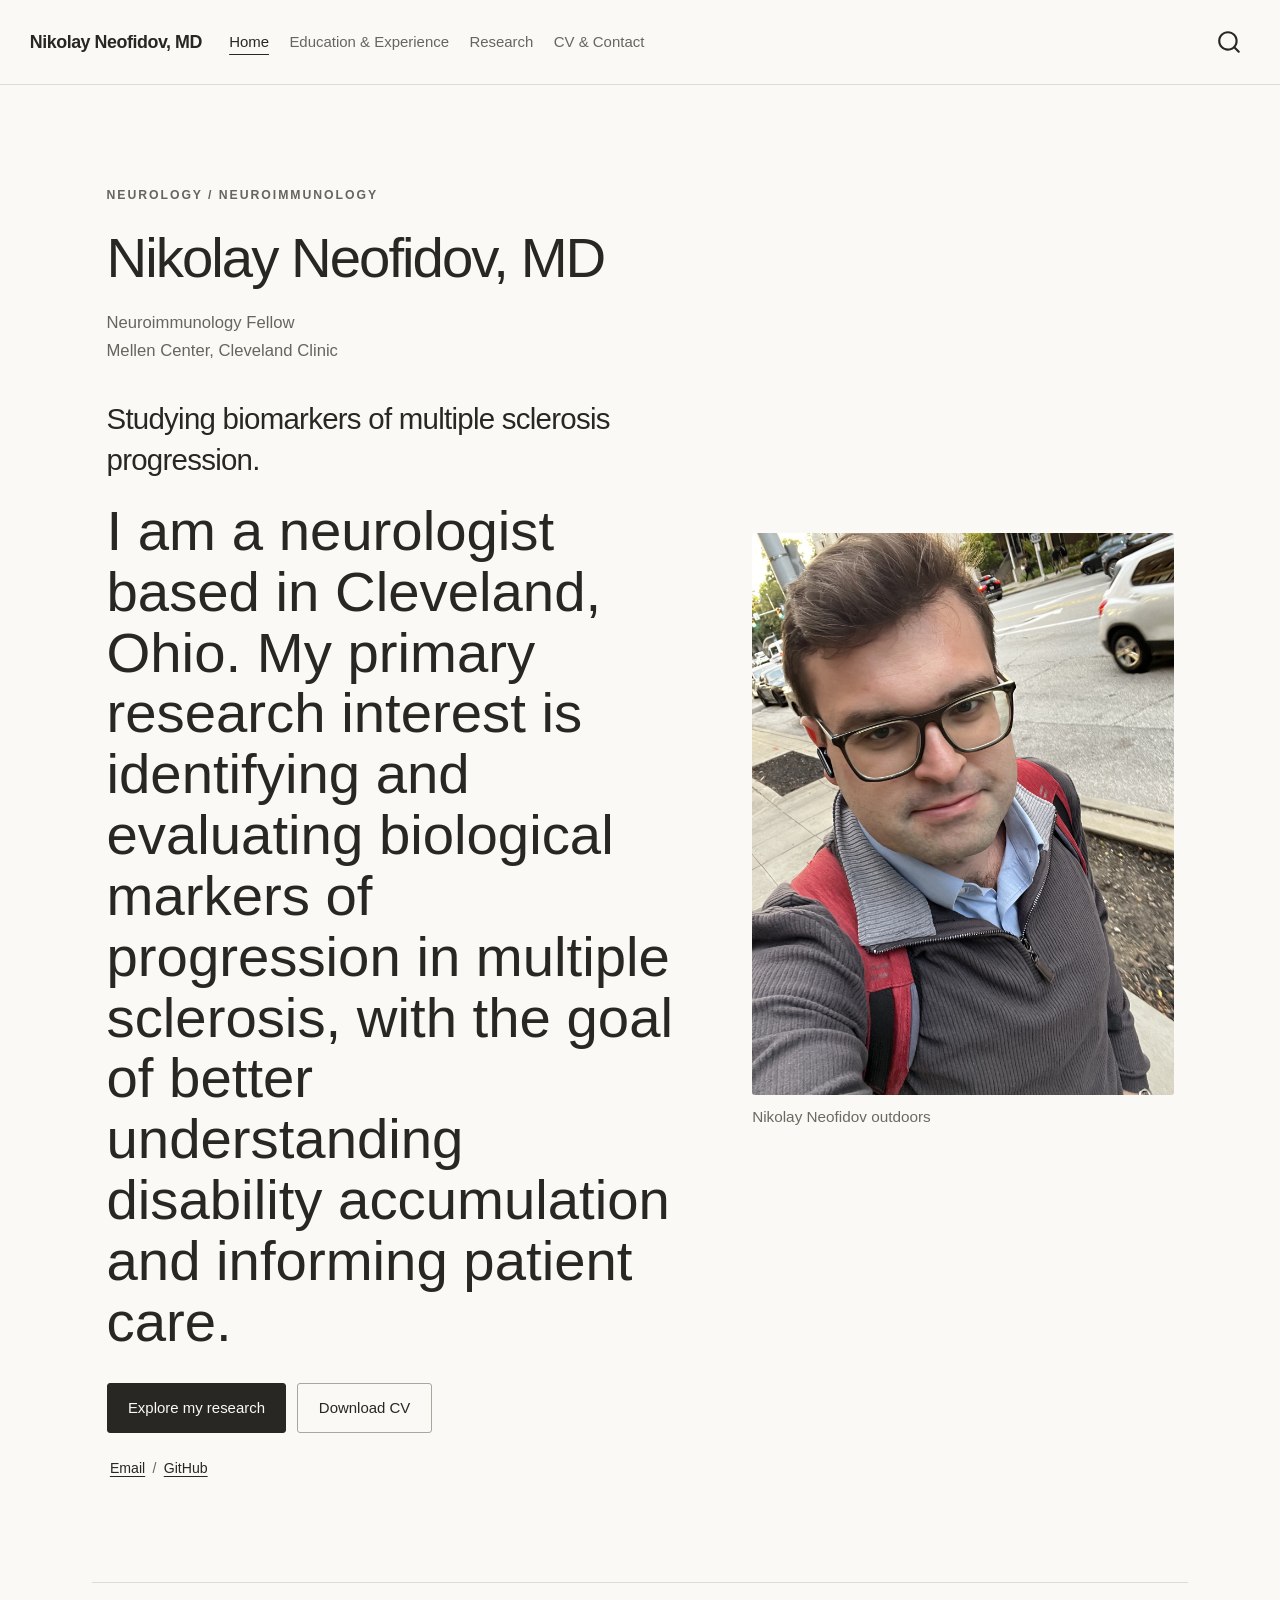
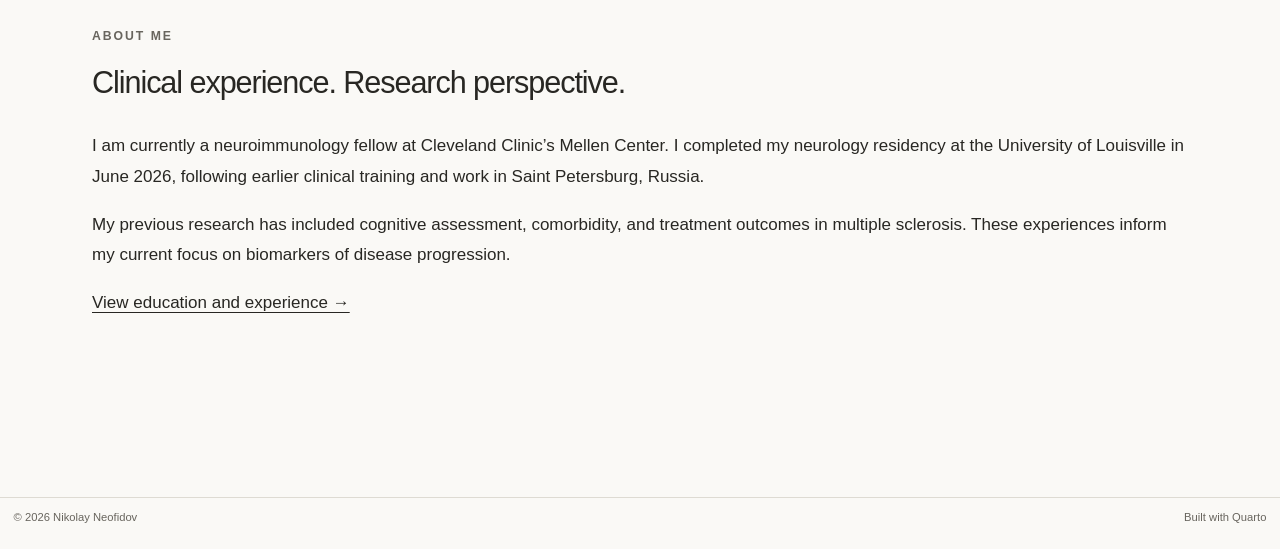
<file: docs/index.html>
<!DOCTYPE html>
<html xmlns="http://www.w3.org/1999/xhtml" lang="en" xml:lang="en"><head>

<meta charset="utf-8">
<meta name="generator" content="quarto-1.10.18">

<meta name="viewport" content="width=device-width, initial-scale=1.0, user-scalable=yes">


<title>Nikolay Neofidov, MD | Neuroimmunology – Nikolay Neofidov, MD</title>
<style>
/* Default styles provided by pandoc.
** See https://pandoc.org/MANUAL.html#variables-for-html for config info.
*/
span.smallcaps{font-variant: small-caps;}
div.columns{display: flex; gap: 1.5em;}
div.column{flex: auto;}
@media screen {
div.columns{gap: min(4vw, 1.5em);}
div.column{overflow-x: auto;}
}
div.hanging-indent{margin-left: 1.5em; text-indent: -1.5em;}
ul.task-list{list-style: none;}
ul.task-list li input[type="checkbox"] {
  width: 0.8em;
  margin: 0 0.8em 0.2em -1em; /* quarto-specific, see https://github.com/quarto-dev/quarto-cli/issues/4556 */ 
  vertical-align: middle;
}
</style>


<script src="site_libs/quarto-nav/quarto-nav.js"></script>
<script src="site_libs/quarto-nav/headroom.min.js"></script>
<script src="site_libs/clipboard/clipboard.min.js"></script>
<script src="site_libs/quarto-search/autocomplete.umd.js"></script>
<script src="site_libs/quarto-search/fuse.min.js"></script>
<script src="site_libs/quarto-search/quarto-search.js"></script>
<meta name="quarto:offset" content="./">
<script src="site_libs/quarto-html/quarto.js" type="module"></script>
<script src="site_libs/quarto-html/tabsets/tabsets.js" type="module"></script>
<script src="site_libs/quarto-html/popper.min.js"></script>
<script src="site_libs/quarto-html/tippy.umd.min.js"></script>
<script src="site_libs/quarto-html/anchor.min.js"></script>
<link href="site_libs/quarto-html/tippy.css" rel="stylesheet">
<link href="site_libs/quarto-html/quarto-syntax-highlighting-64a204ab8560d761af7679ceaba22944.css" rel="stylesheet" id="quarto-text-highlighting-styles">
<script src="site_libs/bootstrap/bootstrap.min.js"></script>
<link href="site_libs/bootstrap/bootstrap-icons.css" rel="stylesheet">
<link href="site_libs/bootstrap/bootstrap-33f9e87f5188092cac67da0ddc674476.min.css" rel="stylesheet" append-hash="true" id="quarto-bootstrap" data-mode="light">
<script id="quarto-search-options" type="application/json">{
  "location": "navbar",
  "copy-button": false,
  "collapse-after": 3,
  "panel-placement": "end",
  "type": "overlay",
  "limit": 50,
  "keyboard-shortcut": [
    "f",
    "/",
    "s"
  ],
  "show-item-context": false,
  "language": {
    "search-no-results-text": "No results",
    "search-matching-documents-text": "matching documents",
    "search-copy-link-title": "Copy link to search",
    "search-hide-matches-text": "Hide additional matches",
    "search-more-match-text": "more match in this document",
    "search-more-matches-text": "more matches in this document",
    "search-clear-button-title": "Clear",
    "search-text-placeholder": "",
    "search-detached-cancel-button-title": "Cancel",
    "search-submit-button-title": "Submit",
    "search-label": "Search"
  }
}</script>
<style>html{ scroll-behavior: smooth; }</style>


<link rel="stylesheet" href="styles.css">
</head>

<body class="nav-fixed quarto-light">

<div id="quarto-search-results"></div>
  <header id="quarto-header" class="headroom fixed-top">
    <nav class="navbar navbar-expand-lg " data-bs-theme="dark">
      <div class="navbar-container container-fluid">
      <div class="navbar-brand-container mx-auto">
    <a class="navbar-brand" href="./index.html">
    <span class="navbar-title">Nikolay Neofidov, MD</span>
    </a>
  </div>
            <div id="quarto-search" class="" title="Search"></div>
          <button class="navbar-toggler" type="button" data-bs-toggle="collapse" data-bs-target="#navbarCollapse" aria-controls="navbarCollapse" role="menu" aria-expanded="false" aria-label="Toggle navigation" onclick="if (window.quartoToggleHeadroom) { window.quartoToggleHeadroom(); }">
  <span class="navbar-toggler-icon"></span>
</button>
          <div class="collapse navbar-collapse" id="navbarCollapse">
            <ul class="navbar-nav navbar-nav-scroll me-auto">
  <li class="nav-item">
    <a class="nav-link active" href="./index.html" aria-current="page"> 
<span class="menu-text">Home</span></a>
  </li>  
  <li class="nav-item">
    <a class="nav-link" href="./experience.html"> 
<span class="menu-text">Education &amp; Experience</span></a>
  </li>  
  <li class="nav-item">
    <a class="nav-link" href="./research.html"> 
<span class="menu-text">Research</span></a>
  </li>  
  <li class="nav-item">
    <a class="nav-link" href="./contact.html"> 
<span class="menu-text">CV &amp; Contact</span></a>
  </li>  
</ul>
          </div> <!-- /navcollapse -->
            <div class="quarto-navbar-tools">
</div>
      </div> <!-- /container-fluid -->
    </nav>
</header>
<!-- content -->
<div id="quarto-content" class="quarto-container page-columns page-rows-contents page-layout-full page-navbar">
<!-- sidebar -->
<!-- margin-sidebar -->
    
<!-- main -->
<main class="content column-page" id="quarto-document-content">

<header id="title-block-header" class="quarto-title-block default">
<div class="quarto-title">
<h1 class="title">Nikolay Neofidov, MD</h1>
</div>



<div class="quarto-title-meta column-page">

    
  
    
  </div>
  


</header>


<div class="home-hero">
<div class="hero-copy">
<div class="eyebrow">
<p>NEUROLOGY / NEUROIMMUNOLOGY</p>
</div>
<section id="nikolay-neofidov-md" class="level1 hero-name">
<h1 class="hero-name">Nikolay Neofidov, MD</h1>
<div class="hero-role">
<p>Neuroimmunology Fellow<br>
Mellen Center, Cleveland Clinic</p>
</div>
<div class="hero-statement">
<p>Studying biomarkers of multiple sclerosis progression.</p>
</div>
<p>I am a neurologist based in Cleveland, Ohio. My primary research interest is identifying and evaluating biological markers of progression in multiple sclerosis, with the goal of better understanding disability accumulation and informing patient care.</p>
<div class="hero-actions">
<p><a href="./research.html" class="btn btn-primary">Explore my research</a> <a href="assets/Nikolay-Neofidov-CV.pdf" class="btn btn-outline-primary">Download CV</a></p>
</div>
<div class="small-links">
<p><a href="mailto:neofidov@gmail.com">Email</a> / <a href="https://github.com/Wuweiniko">GitHub</a></p>
</div>
</section>
</div>
<div class="hero-photo">
<div class="quarto-figure quarto-figure-center">
<figure class="figure">
<p><img src="assets/portrait.jpg" class="portrait img-fluid figure-img"></p>
<figcaption>Nikolay Neofidov outdoors</figcaption>
</figure>
</div>
</div>
</div>
<div class="home-bottom">
<div class="eyebrow">
<p>ABOUT ME</p>
</div>
<section id="clinical-experience.-research-perspective." class="level2">
<h2 class="anchored" data-anchor-id="clinical-experience.-research-perspective.">Clinical experience. Research perspective.</h2>
<p>I am currently a neuroimmunology fellow at Cleveland Clinic’s Mellen Center. I completed my neurology residency at the University of Louisville in June 2026, following earlier clinical training and work in Saint Petersburg, Russia.</p>
<p>My previous research has included cognitive assessment, comorbidity, and treatment outcomes in multiple sclerosis. These experiences inform my current focus on biomarkers of disease progression.</p>
<p><a href="./experience.html">View education and experience →</a></p>
</section>
</div>



</main> <!-- /main -->
<script id="quarto-html-after-body" type="application/javascript">
  window.document.addEventListener("DOMContentLoaded", function (event) {
    const icon = "";
    const anchorJS = new window.AnchorJS();
    anchorJS.options = {
      placement: 'right',
      icon: icon
    };
    anchorJS.add('.anchored');
    const isCodeAnnotation = (el) => {
      for (const clz of el.classList) {
        if (clz.startsWith('code-annotation-')) {                     
          return true;
        }
      }
      return false;
    }
    const onCopySuccess = function(e) {
      // button target
      const button = e.trigger;
      // don't keep focus
      button.blur();
      // flash "checked"
      button.classList.add('code-copy-button-checked');
      var currentTitle = button.getAttribute("title");
      button.setAttribute("title", "Copied!");
      let tooltip;
      if (window.bootstrap) {
        button.setAttribute("data-bs-toggle", "tooltip");
        button.setAttribute("data-bs-placement", "left");
        button.setAttribute("data-bs-title", "Copied!");
        tooltip = new bootstrap.Tooltip(button, 
          { trigger: "manual", 
            customClass: "code-copy-button-tooltip",
            offset: [0, -8]});
        tooltip.show();    
      }
      setTimeout(function() {
        if (tooltip) {
          tooltip.hide();
          button.removeAttribute("data-bs-title");
          button.removeAttribute("data-bs-toggle");
          button.removeAttribute("data-bs-placement");
        }
        button.setAttribute("title", currentTitle);
        button.classList.remove('code-copy-button-checked');
      }, 1000);
      // clear code selection
      e.clearSelection();
    }
    const getTextToCopy = function(trigger) {
      const outerScaffold = trigger.parentElement.cloneNode(true);
      const codeEl = outerScaffold.querySelector('code');
      for (const childEl of codeEl.children) {
        if (isCodeAnnotation(childEl)) {
          childEl.remove();
        }
      }
      return codeEl.innerText;
    }
    const clipboard = new window.ClipboardJS('.code-copy-button:not([data-in-quarto-modal])', {
      text: getTextToCopy
    });
    clipboard.on('success', onCopySuccess);
    if (window.document.getElementById('quarto-embedded-source-code-modal')) {
      const clipboardModal = new window.ClipboardJS('.code-copy-button[data-in-quarto-modal]', {
        text: getTextToCopy,
        container: window.document.getElementById('quarto-embedded-source-code-modal')
      });
      clipboardModal.on('success', onCopySuccess);
    }
      var localhostRegex = new RegExp(/^(?:http|https):\/\/localhost\:?[0-9]*\//);
      var mailtoRegex = new RegExp(/^mailto:/);
        var filterRegex = new RegExp("https:\/\/wuweiniko\.github\.io");
      var isInternal = (href) => {
          return filterRegex.test(href) || localhostRegex.test(href) || mailtoRegex.test(href);
      }
      // Inspect non-navigation links and adorn them if external
     var links = window.document.querySelectorAll('a[href]:not(.nav-link):not(.navbar-brand):not(.toc-action):not(.sidebar-link):not(.sidebar-item-toggle):not(.pagination-link):not(.no-external):not([aria-hidden]):not(.dropdown-item):not(.quarto-navigation-tool):not(.about-link)');
      for (var i=0; i<links.length; i++) {
        const link = links[i];
        if (!isInternal(link.href)) {
          // undo the damage that might have been done by quarto-nav.js in the case of
          // links that we want to consider external
          if (link.dataset.originalHref !== undefined) {
            link.href = link.dataset.originalHref;
          }
            // target, if specified
            link.setAttribute("target", "_blank");
            if (link.getAttribute("rel") === null) {
              link.setAttribute("rel", "noopener");
            }
        }
      }
    function tippyHover(el, contentFn, onTriggerFn, onUntriggerFn) {
      const config = {
        allowHTML: true,
        maxWidth: 500,
        delay: 100,
        arrow: false,
        appendTo: function(el) {
            return el.parentElement;
        },
        interactive: true,
        interactiveBorder: 10,
        theme: 'quarto',
        placement: 'bottom-start',
      };
      if (contentFn) {
        config.content = contentFn;
      }
      if (onTriggerFn) {
        config.onTrigger = onTriggerFn;
      }
      if (onUntriggerFn) {
        config.onUntrigger = onUntriggerFn;
      }
      window.tippy(el, config); 
    }
    const noterefs = window.document.querySelectorAll('a[role="doc-noteref"]');
    for (var i=0; i<noterefs.length; i++) {
      const ref = noterefs[i];
      tippyHover(ref, function() {
        // use id or data attribute instead here
        let href = ref.getAttribute('data-footnote-href') || ref.getAttribute('href');
        try { href = new URL(href).hash; } catch {}
        const id = href.replace(/^#\/?/, "");
        const note = window.document.getElementById(id);
        if (note) {
          return note.innerHTML;
        } else {
          return "";
        }
      });
    }
    const xrefs = window.document.querySelectorAll('a.quarto-xref');
    const processXRef = (id, note) => {
      // Strip column container classes
      const stripColumnClz = (el) => {
        el.classList.remove("page-full", "page-columns");
        if (el.children) {
          for (const child of el.children) {
            stripColumnClz(child);
          }
        }
      }
      stripColumnClz(note)
      if (id === null || id.startsWith('sec-')) {
        // Special case sections, only their first couple elements
        const container = document.createElement("div");
        if (note.children && note.children.length > 2) {
          container.appendChild(note.children[0].cloneNode(true));
          for (let i = 1; i < note.children.length; i++) {
            const child = note.children[i];
            if (child.tagName === "P" && child.innerText === "") {
              continue;
            } else {
              container.appendChild(child.cloneNode(true));
              break;
            }
          }
          if (window.Quarto?.typesetMath) {
            window.Quarto.typesetMath(container);
          }
          return container.innerHTML
        } else {
          if (window.Quarto?.typesetMath) {
            window.Quarto.typesetMath(note);
          }
          return note.innerHTML;
        }
      } else {
        // Remove any anchor links if they are present
        const anchorLink = note.querySelector('a.anchorjs-link');
        if (anchorLink) {
          anchorLink.remove();
        }
        if (window.Quarto?.typesetMath) {
          window.Quarto.typesetMath(note);
        }
        if (note.classList.contains("callout")) {
          return note.outerHTML;
        } else {
          return note.innerHTML;
        }
      }
    }
    for (var i=0; i<xrefs.length; i++) {
      const xref = xrefs[i];
      tippyHover(xref, undefined, function(instance) {
        instance.disable();
        let url = xref.getAttribute('href');
        let hash = undefined; 
        if (url.startsWith('#')) {
          hash = url;
        } else {
          try { hash = new URL(url).hash; } catch {}
        }
        if (hash) {
          const id = hash.replace(/^#\/?/, "");
          const note = window.document.getElementById(id);
          if (note !== null) {
            try {
              const html = processXRef(id, note.cloneNode(true));
              instance.setContent(html);
            } finally {
              instance.enable();
              instance.show();
            }
          } else {
            // See if we can fetch this
            fetch(url.split('#')[0])
            .then(res => res.text())
            .then(html => {
              const parser = new DOMParser();
              const htmlDoc = parser.parseFromString(html, "text/html");
              const note = htmlDoc.getElementById(id);
              if (note !== null) {
                const html = processXRef(id, note);
                instance.setContent(html);
              } 
            }).finally(() => {
              instance.enable();
              instance.show();
            });
          }
        } else {
          // See if we can fetch a full url (with no hash to target)
          // This is a special case and we should probably do some content thinning / targeting
          fetch(url)
          .then(res => res.text())
          .then(html => {
            const parser = new DOMParser();
            const htmlDoc = parser.parseFromString(html, "text/html");
            const note = htmlDoc.querySelector('main.content');
            if (note !== null) {
              // This should only happen for chapter cross references
              // (since there is no id in the URL)
              // remove the first header
              if (note.children.length > 0 && note.children[0].tagName === "HEADER") {
                note.children[0].remove();
              }
              const html = processXRef(null, note);
              instance.setContent(html);
            } 
          }).finally(() => {
            instance.enable();
            instance.show();
          });
        }
      }, function(instance) {
      });
    }
        let selectedAnnoteEl;
        const selectorForAnnotation = ( cell, annotation) => {
          let cellAttr = 'data-code-cell="' + cell + '"';
          let lineAttr = 'data-code-annotation="' +  annotation + '"';
          const selector = 'span[' + cellAttr + '][' + lineAttr + ']';
          return selector;
        }
        const selectCodeLines = (annoteEl) => {
          const doc = window.document;
          const targetCell = annoteEl.getAttribute("data-target-cell");
          const targetAnnotation = annoteEl.getAttribute("data-target-annotation");
          const annoteSpan = window.document.querySelector(selectorForAnnotation(targetCell, targetAnnotation));
          const lines = annoteSpan.getAttribute("data-code-lines").split(",");
          const lineIds = lines.map((line) => {
            return targetCell + "-" + line;
          })
          let top = null;
          let height = null;
          let parent = null;
          if (lineIds.length > 0) {
              //compute the position of the single el (top and bottom and make a div)
              const el = window.document.getElementById(lineIds[0]);
              top = el.offsetTop;
              height = el.offsetHeight;
              parent = el.parentElement.parentElement;
            if (lineIds.length > 1) {
              const lastEl = window.document.getElementById(lineIds[lineIds.length - 1]);
              const bottom = lastEl.offsetTop + lastEl.offsetHeight;
              height = bottom - top;
            }
            if (top !== null && height !== null && parent !== null) {
              // cook up a div (if necessary) and position it 
              let div = window.document.getElementById("code-annotation-line-highlight");
              if (div === null) {
                div = window.document.createElement("div");
                div.setAttribute("id", "code-annotation-line-highlight");
                div.style.position = 'absolute';
                parent.appendChild(div);
              }
              div.style.top = top - 2 + "px";
              div.style.height = height + 4 + "px";
              div.style.left = 0;
              let gutterDiv = window.document.getElementById("code-annotation-line-highlight-gutter");
              if (gutterDiv === null) {
                gutterDiv = window.document.createElement("div");
                gutterDiv.setAttribute("id", "code-annotation-line-highlight-gutter");
                gutterDiv.style.position = 'absolute';
                const codeCell = window.document.getElementById(targetCell);
                const gutter = codeCell.querySelector('.code-annotation-gutter');
                gutter.appendChild(gutterDiv);
              }
              gutterDiv.style.top = top - 2 + "px";
              gutterDiv.style.height = height + 4 + "px";
            }
            selectedAnnoteEl = annoteEl;
          }
        };
        const unselectCodeLines = () => {
          const elementsIds = ["code-annotation-line-highlight", "code-annotation-line-highlight-gutter"];
          elementsIds.forEach((elId) => {
            const div = window.document.getElementById(elId);
            if (div) {
              div.remove();
            }
          });
          selectedAnnoteEl = undefined;
        };
          // Handle positioning of the toggle
      window.addEventListener(
        "resize",
        throttle(() => {
          elRect = undefined;
          if (selectedAnnoteEl) {
            selectCodeLines(selectedAnnoteEl);
          }
        }, 10)
      );
      function throttle(fn, ms) {
      let throttle = false;
      let timer;
        return (...args) => {
          if(!throttle) { // first call gets through
              fn.apply(this, args);
              throttle = true;
          } else { // all the others get throttled
              if(timer) clearTimeout(timer); // cancel #2
              timer = setTimeout(() => {
                fn.apply(this, args);
                timer = throttle = false;
              }, ms);
          }
        };
      }
        // Attach click handler to the DT
        const annoteDls = window.document.querySelectorAll('dt[data-target-cell]');
        for (const annoteDlNode of annoteDls) {
          annoteDlNode.addEventListener('click', (event) => {
            const clickedEl = event.target;
            if (clickedEl !== selectedAnnoteEl) {
              unselectCodeLines();
              const activeEl = window.document.querySelector('dt[data-target-cell].code-annotation-active');
              if (activeEl) {
                activeEl.classList.remove('code-annotation-active');
              }
              selectCodeLines(clickedEl);
              clickedEl.classList.add('code-annotation-active');
            } else {
              // Unselect the line
              unselectCodeLines();
              clickedEl.classList.remove('code-annotation-active');
            }
          });
        }
    const findCites = (el) => {
      const parentEl = el.parentElement;
      if (parentEl) {
        const cites = parentEl.dataset.cites;
        if (cites) {
          return {
            el,
            cites: cites.split(' ')
          };
        } else {
          return findCites(el.parentElement)
        }
      } else {
        return undefined;
      }
    };
    var bibliorefs = window.document.querySelectorAll('a[role="doc-biblioref"]');
    for (var i=0; i<bibliorefs.length; i++) {
      const ref = bibliorefs[i];
      const citeInfo = findCites(ref);
      if (citeInfo) {
        tippyHover(citeInfo.el, function() {
          var popup = window.document.createElement('div');
          citeInfo.cites.forEach(function(cite) {
            var citeDiv = window.document.createElement('div');
            citeDiv.classList.add('hanging-indent');
            citeDiv.classList.add('csl-entry');
            var biblioDiv = window.document.getElementById('ref-' + cite);
            if (biblioDiv) {
              citeDiv.innerHTML = biblioDiv.innerHTML;
            }
            popup.appendChild(citeDiv);
          });
          return popup.innerHTML;
        });
      }
    }
  });
  </script>
</div> <!-- /content -->
<footer class="footer">
  <div class="nav-footer">
    <div class="nav-footer-left">
<p>© 2026 Nikolay Neofidov</p>
</div>   
    <div class="nav-footer-center">
      &nbsp;
    </div>
    <div class="nav-footer-right">
<p>Built with Quarto</p>
</div>
  </div>
</footer>




<script src="site_libs/quarto-html/zenscroll-min.js"></script>
</body></html>
</file>
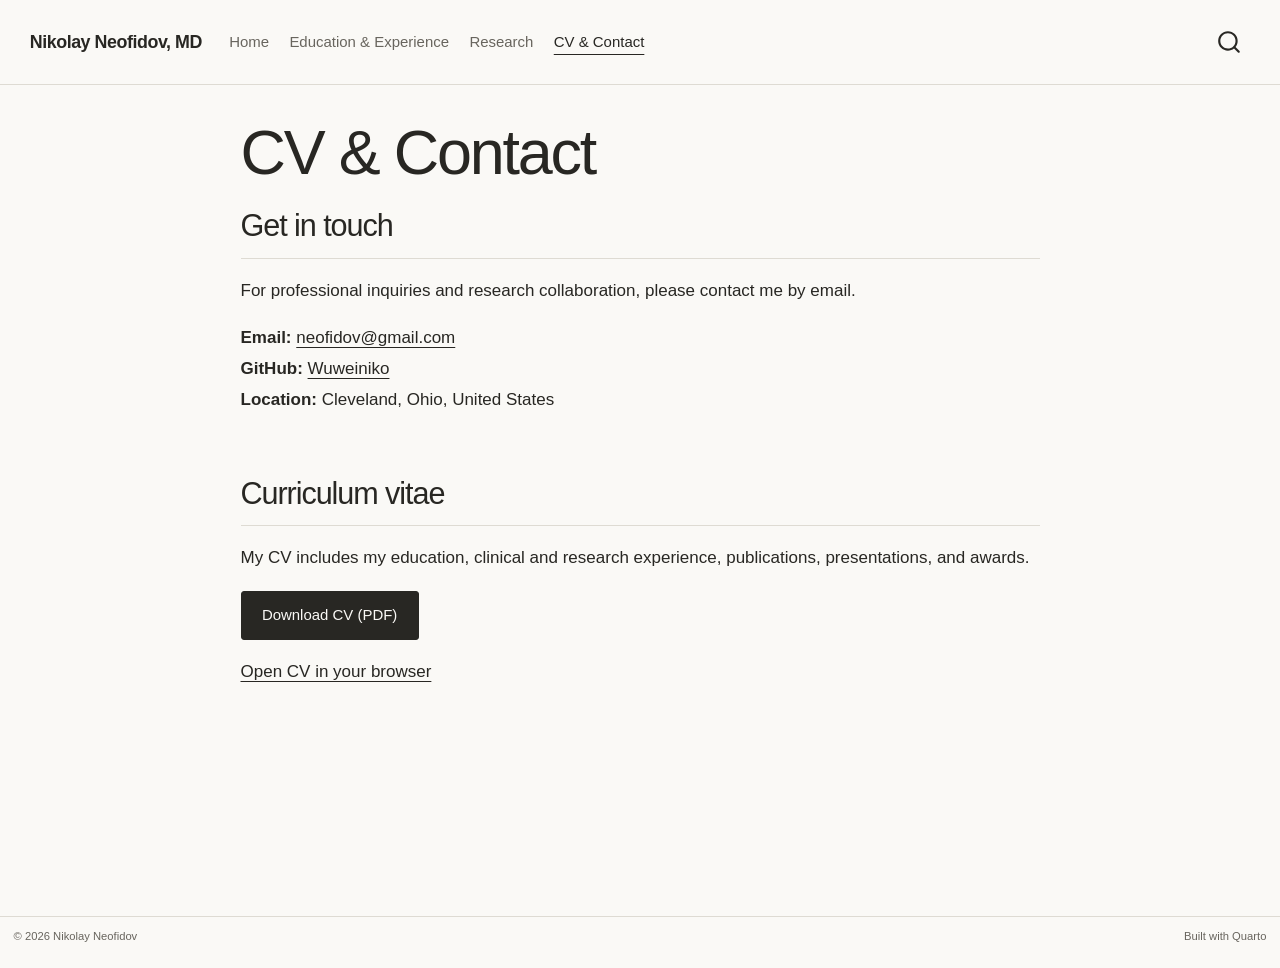
<file: docs/contact.html>
<!DOCTYPE html>
<html xmlns="http://www.w3.org/1999/xhtml" lang="en" xml:lang="en"><head>

<meta charset="utf-8">
<meta name="generator" content="quarto-1.10.18">

<meta name="viewport" content="width=device-width, initial-scale=1.0, user-scalable=yes">


<title>CV &amp; Contact – Nikolay Neofidov, MD</title>
<style>
/* Default styles provided by pandoc.
** See https://pandoc.org/MANUAL.html#variables-for-html for config info.
*/
span.smallcaps{font-variant: small-caps;}
div.columns{display: flex; gap: 1.5em;}
div.column{flex: auto;}
@media screen {
div.columns{gap: min(4vw, 1.5em);}
div.column{overflow-x: auto;}
}
div.hanging-indent{margin-left: 1.5em; text-indent: -1.5em;}
ul.task-list{list-style: none;}
ul.task-list li input[type="checkbox"] {
  width: 0.8em;
  margin: 0 0.8em 0.2em -1em; /* quarto-specific, see https://github.com/quarto-dev/quarto-cli/issues/4556 */ 
  vertical-align: middle;
}
</style>


<script src="site_libs/quarto-nav/quarto-nav.js"></script>
<script src="site_libs/quarto-nav/headroom.min.js"></script>
<script src="site_libs/clipboard/clipboard.min.js"></script>
<script src="site_libs/quarto-search/autocomplete.umd.js"></script>
<script src="site_libs/quarto-search/fuse.min.js"></script>
<script src="site_libs/quarto-search/quarto-search.js"></script>
<meta name="quarto:offset" content="./">
<script src="site_libs/quarto-html/quarto.js" type="module"></script>
<script src="site_libs/quarto-html/tabsets/tabsets.js" type="module"></script>
<script src="site_libs/quarto-html/popper.min.js"></script>
<script src="site_libs/quarto-html/tippy.umd.min.js"></script>
<script src="site_libs/quarto-html/anchor.min.js"></script>
<link href="site_libs/quarto-html/tippy.css" rel="stylesheet">
<link href="site_libs/quarto-html/quarto-syntax-highlighting-64a204ab8560d761af7679ceaba22944.css" rel="stylesheet" id="quarto-text-highlighting-styles">
<script src="site_libs/bootstrap/bootstrap.min.js"></script>
<link href="site_libs/bootstrap/bootstrap-icons.css" rel="stylesheet">
<link href="site_libs/bootstrap/bootstrap-33f9e87f5188092cac67da0ddc674476.min.css" rel="stylesheet" append-hash="true" id="quarto-bootstrap" data-mode="light">
<script id="quarto-search-options" type="application/json">{
  "location": "navbar",
  "copy-button": false,
  "collapse-after": 3,
  "panel-placement": "end",
  "type": "overlay",
  "limit": 50,
  "keyboard-shortcut": [
    "f",
    "/",
    "s"
  ],
  "show-item-context": false,
  "language": {
    "search-no-results-text": "No results",
    "search-matching-documents-text": "matching documents",
    "search-copy-link-title": "Copy link to search",
    "search-hide-matches-text": "Hide additional matches",
    "search-more-match-text": "more match in this document",
    "search-more-matches-text": "more matches in this document",
    "search-clear-button-title": "Clear",
    "search-text-placeholder": "",
    "search-detached-cancel-button-title": "Cancel",
    "search-submit-button-title": "Submit",
    "search-label": "Search"
  }
}</script>
<style>html{ scroll-behavior: smooth; }</style>


<link rel="stylesheet" href="styles.css">
</head>

<body class="nav-fixed fullcontent quarto-light">

<div id="quarto-search-results"></div>
  <header id="quarto-header" class="headroom fixed-top">
    <nav class="navbar navbar-expand-lg " data-bs-theme="dark">
      <div class="navbar-container container-fluid">
      <div class="navbar-brand-container mx-auto">
    <a class="navbar-brand" href="./index.html">
    <span class="navbar-title">Nikolay Neofidov, MD</span>
    </a>
  </div>
            <div id="quarto-search" class="" title="Search"></div>
          <button class="navbar-toggler" type="button" data-bs-toggle="collapse" data-bs-target="#navbarCollapse" aria-controls="navbarCollapse" role="menu" aria-expanded="false" aria-label="Toggle navigation" onclick="if (window.quartoToggleHeadroom) { window.quartoToggleHeadroom(); }">
  <span class="navbar-toggler-icon"></span>
</button>
          <div class="collapse navbar-collapse" id="navbarCollapse">
            <ul class="navbar-nav navbar-nav-scroll me-auto">
  <li class="nav-item">
    <a class="nav-link" href="./index.html"> 
<span class="menu-text">Home</span></a>
  </li>  
  <li class="nav-item">
    <a class="nav-link" href="./experience.html"> 
<span class="menu-text">Education &amp; Experience</span></a>
  </li>  
  <li class="nav-item">
    <a class="nav-link" href="./research.html"> 
<span class="menu-text">Research</span></a>
  </li>  
  <li class="nav-item">
    <a class="nav-link active" href="./contact.html" aria-current="page"> 
<span class="menu-text">CV &amp; Contact</span></a>
  </li>  
</ul>
          </div> <!-- /navcollapse -->
            <div class="quarto-navbar-tools">
</div>
      </div> <!-- /container-fluid -->
    </nav>
</header>
<!-- content -->
<div id="quarto-content" class="quarto-container page-columns page-rows-contents page-layout-article page-navbar">
<!-- sidebar -->
<!-- margin-sidebar -->
    
<!-- main -->
<main class="content" id="quarto-document-content">

<header id="title-block-header" class="quarto-title-block default">
<div class="quarto-title">
<h1 class="title">CV &amp; Contact</h1>
</div>



<div class="quarto-title-meta">

    
  
    
  </div>
  


</header>


<section id="get-in-touch" class="level2">
<h2 class="anchored" data-anchor-id="get-in-touch">Get in touch</h2>
<p>For professional inquiries and research collaboration, please contact me by email.</p>
<p><strong>Email:</strong> <a href="mailto:neofidov@gmail.com">neofidov@gmail.com</a><br>
<strong>GitHub:</strong> <a href="https://github.com/Wuweiniko">Wuweiniko</a><br>
<strong>Location:</strong> Cleveland, Ohio, United States</p>
</section>
<section id="curriculum-vitae" class="level2">
<h2 class="anchored" data-anchor-id="curriculum-vitae">Curriculum vitae</h2>
<p>My CV includes my education, clinical and research experience, publications, presentations, and awards.</p>
<p><a class="btn btn-primary" href="assets/Nikolay-Neofidov-CV.pdf" download="Nikolay-Neofidov-CV.pdf">Download CV (PDF)</a></p>
<p><a href="assets/Nikolay-Neofidov-CV.pdf">Open CV in your browser</a></p>


</section>

</main> <!-- /main -->
<script id="quarto-html-after-body" type="application/javascript">
  window.document.addEventListener("DOMContentLoaded", function (event) {
    const icon = "";
    const anchorJS = new window.AnchorJS();
    anchorJS.options = {
      placement: 'right',
      icon: icon
    };
    anchorJS.add('.anchored');
    const isCodeAnnotation = (el) => {
      for (const clz of el.classList) {
        if (clz.startsWith('code-annotation-')) {                     
          return true;
        }
      }
      return false;
    }
    const onCopySuccess = function(e) {
      // button target
      const button = e.trigger;
      // don't keep focus
      button.blur();
      // flash "checked"
      button.classList.add('code-copy-button-checked');
      var currentTitle = button.getAttribute("title");
      button.setAttribute("title", "Copied!");
      let tooltip;
      if (window.bootstrap) {
        button.setAttribute("data-bs-toggle", "tooltip");
        button.setAttribute("data-bs-placement", "left");
        button.setAttribute("data-bs-title", "Copied!");
        tooltip = new bootstrap.Tooltip(button, 
          { trigger: "manual", 
            customClass: "code-copy-button-tooltip",
            offset: [0, -8]});
        tooltip.show();    
      }
      setTimeout(function() {
        if (tooltip) {
          tooltip.hide();
          button.removeAttribute("data-bs-title");
          button.removeAttribute("data-bs-toggle");
          button.removeAttribute("data-bs-placement");
        }
        button.setAttribute("title", currentTitle);
        button.classList.remove('code-copy-button-checked');
      }, 1000);
      // clear code selection
      e.clearSelection();
    }
    const getTextToCopy = function(trigger) {
      const outerScaffold = trigger.parentElement.cloneNode(true);
      const codeEl = outerScaffold.querySelector('code');
      for (const childEl of codeEl.children) {
        if (isCodeAnnotation(childEl)) {
          childEl.remove();
        }
      }
      return codeEl.innerText;
    }
    const clipboard = new window.ClipboardJS('.code-copy-button:not([data-in-quarto-modal])', {
      text: getTextToCopy
    });
    clipboard.on('success', onCopySuccess);
    if (window.document.getElementById('quarto-embedded-source-code-modal')) {
      const clipboardModal = new window.ClipboardJS('.code-copy-button[data-in-quarto-modal]', {
        text: getTextToCopy,
        container: window.document.getElementById('quarto-embedded-source-code-modal')
      });
      clipboardModal.on('success', onCopySuccess);
    }
      var localhostRegex = new RegExp(/^(?:http|https):\/\/localhost\:?[0-9]*\//);
      var mailtoRegex = new RegExp(/^mailto:/);
        var filterRegex = new RegExp("https:\/\/wuweiniko\.github\.io");
      var isInternal = (href) => {
          return filterRegex.test(href) || localhostRegex.test(href) || mailtoRegex.test(href);
      }
      // Inspect non-navigation links and adorn them if external
     var links = window.document.querySelectorAll('a[href]:not(.nav-link):not(.navbar-brand):not(.toc-action):not(.sidebar-link):not(.sidebar-item-toggle):not(.pagination-link):not(.no-external):not([aria-hidden]):not(.dropdown-item):not(.quarto-navigation-tool):not(.about-link)');
      for (var i=0; i<links.length; i++) {
        const link = links[i];
        if (!isInternal(link.href)) {
          // undo the damage that might have been done by quarto-nav.js in the case of
          // links that we want to consider external
          if (link.dataset.originalHref !== undefined) {
            link.href = link.dataset.originalHref;
          }
            // target, if specified
            link.setAttribute("target", "_blank");
            if (link.getAttribute("rel") === null) {
              link.setAttribute("rel", "noopener");
            }
        }
      }
    function tippyHover(el, contentFn, onTriggerFn, onUntriggerFn) {
      const config = {
        allowHTML: true,
        maxWidth: 500,
        delay: 100,
        arrow: false,
        appendTo: function(el) {
            return el.parentElement;
        },
        interactive: true,
        interactiveBorder: 10,
        theme: 'quarto',
        placement: 'bottom-start',
      };
      if (contentFn) {
        config.content = contentFn;
      }
      if (onTriggerFn) {
        config.onTrigger = onTriggerFn;
      }
      if (onUntriggerFn) {
        config.onUntrigger = onUntriggerFn;
      }
      window.tippy(el, config); 
    }
    const noterefs = window.document.querySelectorAll('a[role="doc-noteref"]');
    for (var i=0; i<noterefs.length; i++) {
      const ref = noterefs[i];
      tippyHover(ref, function() {
        // use id or data attribute instead here
        let href = ref.getAttribute('data-footnote-href') || ref.getAttribute('href');
        try { href = new URL(href).hash; } catch {}
        const id = href.replace(/^#\/?/, "");
        const note = window.document.getElementById(id);
        if (note) {
          return note.innerHTML;
        } else {
          return "";
        }
      });
    }
    const xrefs = window.document.querySelectorAll('a.quarto-xref');
    const processXRef = (id, note) => {
      // Strip column container classes
      const stripColumnClz = (el) => {
        el.classList.remove("page-full", "page-columns");
        if (el.children) {
          for (const child of el.children) {
            stripColumnClz(child);
          }
        }
      }
      stripColumnClz(note)
      if (id === null || id.startsWith('sec-')) {
        // Special case sections, only their first couple elements
        const container = document.createElement("div");
        if (note.children && note.children.length > 2) {
          container.appendChild(note.children[0].cloneNode(true));
          for (let i = 1; i < note.children.length; i++) {
            const child = note.children[i];
            if (child.tagName === "P" && child.innerText === "") {
              continue;
            } else {
              container.appendChild(child.cloneNode(true));
              break;
            }
          }
          if (window.Quarto?.typesetMath) {
            window.Quarto.typesetMath(container);
          }
          return container.innerHTML
        } else {
          if (window.Quarto?.typesetMath) {
            window.Quarto.typesetMath(note);
          }
          return note.innerHTML;
        }
      } else {
        // Remove any anchor links if they are present
        const anchorLink = note.querySelector('a.anchorjs-link');
        if (anchorLink) {
          anchorLink.remove();
        }
        if (window.Quarto?.typesetMath) {
          window.Quarto.typesetMath(note);
        }
        if (note.classList.contains("callout")) {
          return note.outerHTML;
        } else {
          return note.innerHTML;
        }
      }
    }
    for (var i=0; i<xrefs.length; i++) {
      const xref = xrefs[i];
      tippyHover(xref, undefined, function(instance) {
        instance.disable();
        let url = xref.getAttribute('href');
        let hash = undefined; 
        if (url.startsWith('#')) {
          hash = url;
        } else {
          try { hash = new URL(url).hash; } catch {}
        }
        if (hash) {
          const id = hash.replace(/^#\/?/, "");
          const note = window.document.getElementById(id);
          if (note !== null) {
            try {
              const html = processXRef(id, note.cloneNode(true));
              instance.setContent(html);
            } finally {
              instance.enable();
              instance.show();
            }
          } else {
            // See if we can fetch this
            fetch(url.split('#')[0])
            .then(res => res.text())
            .then(html => {
              const parser = new DOMParser();
              const htmlDoc = parser.parseFromString(html, "text/html");
              const note = htmlDoc.getElementById(id);
              if (note !== null) {
                const html = processXRef(id, note);
                instance.setContent(html);
              } 
            }).finally(() => {
              instance.enable();
              instance.show();
            });
          }
        } else {
          // See if we can fetch a full url (with no hash to target)
          // This is a special case and we should probably do some content thinning / targeting
          fetch(url)
          .then(res => res.text())
          .then(html => {
            const parser = new DOMParser();
            const htmlDoc = parser.parseFromString(html, "text/html");
            const note = htmlDoc.querySelector('main.content');
            if (note !== null) {
              // This should only happen for chapter cross references
              // (since there is no id in the URL)
              // remove the first header
              if (note.children.length > 0 && note.children[0].tagName === "HEADER") {
                note.children[0].remove();
              }
              const html = processXRef(null, note);
              instance.setContent(html);
            } 
          }).finally(() => {
            instance.enable();
            instance.show();
          });
        }
      }, function(instance) {
      });
    }
        let selectedAnnoteEl;
        const selectorForAnnotation = ( cell, annotation) => {
          let cellAttr = 'data-code-cell="' + cell + '"';
          let lineAttr = 'data-code-annotation="' +  annotation + '"';
          const selector = 'span[' + cellAttr + '][' + lineAttr + ']';
          return selector;
        }
        const selectCodeLines = (annoteEl) => {
          const doc = window.document;
          const targetCell = annoteEl.getAttribute("data-target-cell");
          const targetAnnotation = annoteEl.getAttribute("data-target-annotation");
          const annoteSpan = window.document.querySelector(selectorForAnnotation(targetCell, targetAnnotation));
          const lines = annoteSpan.getAttribute("data-code-lines").split(",");
          const lineIds = lines.map((line) => {
            return targetCell + "-" + line;
          })
          let top = null;
          let height = null;
          let parent = null;
          if (lineIds.length > 0) {
              //compute the position of the single el (top and bottom and make a div)
              const el = window.document.getElementById(lineIds[0]);
              top = el.offsetTop;
              height = el.offsetHeight;
              parent = el.parentElement.parentElement;
            if (lineIds.length > 1) {
              const lastEl = window.document.getElementById(lineIds[lineIds.length - 1]);
              const bottom = lastEl.offsetTop + lastEl.offsetHeight;
              height = bottom - top;
            }
            if (top !== null && height !== null && parent !== null) {
              // cook up a div (if necessary) and position it 
              let div = window.document.getElementById("code-annotation-line-highlight");
              if (div === null) {
                div = window.document.createElement("div");
                div.setAttribute("id", "code-annotation-line-highlight");
                div.style.position = 'absolute';
                parent.appendChild(div);
              }
              div.style.top = top - 2 + "px";
              div.style.height = height + 4 + "px";
              div.style.left = 0;
              let gutterDiv = window.document.getElementById("code-annotation-line-highlight-gutter");
              if (gutterDiv === null) {
                gutterDiv = window.document.createElement("div");
                gutterDiv.setAttribute("id", "code-annotation-line-highlight-gutter");
                gutterDiv.style.position = 'absolute';
                const codeCell = window.document.getElementById(targetCell);
                const gutter = codeCell.querySelector('.code-annotation-gutter');
                gutter.appendChild(gutterDiv);
              }
              gutterDiv.style.top = top - 2 + "px";
              gutterDiv.style.height = height + 4 + "px";
            }
            selectedAnnoteEl = annoteEl;
          }
        };
        const unselectCodeLines = () => {
          const elementsIds = ["code-annotation-line-highlight", "code-annotation-line-highlight-gutter"];
          elementsIds.forEach((elId) => {
            const div = window.document.getElementById(elId);
            if (div) {
              div.remove();
            }
          });
          selectedAnnoteEl = undefined;
        };
          // Handle positioning of the toggle
      window.addEventListener(
        "resize",
        throttle(() => {
          elRect = undefined;
          if (selectedAnnoteEl) {
            selectCodeLines(selectedAnnoteEl);
          }
        }, 10)
      );
      function throttle(fn, ms) {
      let throttle = false;
      let timer;
        return (...args) => {
          if(!throttle) { // first call gets through
              fn.apply(this, args);
              throttle = true;
          } else { // all the others get throttled
              if(timer) clearTimeout(timer); // cancel #2
              timer = setTimeout(() => {
                fn.apply(this, args);
                timer = throttle = false;
              }, ms);
          }
        };
      }
        // Attach click handler to the DT
        const annoteDls = window.document.querySelectorAll('dt[data-target-cell]');
        for (const annoteDlNode of annoteDls) {
          annoteDlNode.addEventListener('click', (event) => {
            const clickedEl = event.target;
            if (clickedEl !== selectedAnnoteEl) {
              unselectCodeLines();
              const activeEl = window.document.querySelector('dt[data-target-cell].code-annotation-active');
              if (activeEl) {
                activeEl.classList.remove('code-annotation-active');
              }
              selectCodeLines(clickedEl);
              clickedEl.classList.add('code-annotation-active');
            } else {
              // Unselect the line
              unselectCodeLines();
              clickedEl.classList.remove('code-annotation-active');
            }
          });
        }
    const findCites = (el) => {
      const parentEl = el.parentElement;
      if (parentEl) {
        const cites = parentEl.dataset.cites;
        if (cites) {
          return {
            el,
            cites: cites.split(' ')
          };
        } else {
          return findCites(el.parentElement)
        }
      } else {
        return undefined;
      }
    };
    var bibliorefs = window.document.querySelectorAll('a[role="doc-biblioref"]');
    for (var i=0; i<bibliorefs.length; i++) {
      const ref = bibliorefs[i];
      const citeInfo = findCites(ref);
      if (citeInfo) {
        tippyHover(citeInfo.el, function() {
          var popup = window.document.createElement('div');
          citeInfo.cites.forEach(function(cite) {
            var citeDiv = window.document.createElement('div');
            citeDiv.classList.add('hanging-indent');
            citeDiv.classList.add('csl-entry');
            var biblioDiv = window.document.getElementById('ref-' + cite);
            if (biblioDiv) {
              citeDiv.innerHTML = biblioDiv.innerHTML;
            }
            popup.appendChild(citeDiv);
          });
          return popup.innerHTML;
        });
      }
    }
  });
  </script>
</div> <!-- /content -->
<footer class="footer">
  <div class="nav-footer">
    <div class="nav-footer-left">
<p>© 2026 Nikolay Neofidov</p>
</div>   
    <div class="nav-footer-center">
      &nbsp;
    </div>
    <div class="nav-footer-right">
<p>Built with Quarto</p>
</div>
  </div>
</footer>




<script src="site_libs/quarto-html/zenscroll-min.js"></script>
</body></html>
</file>
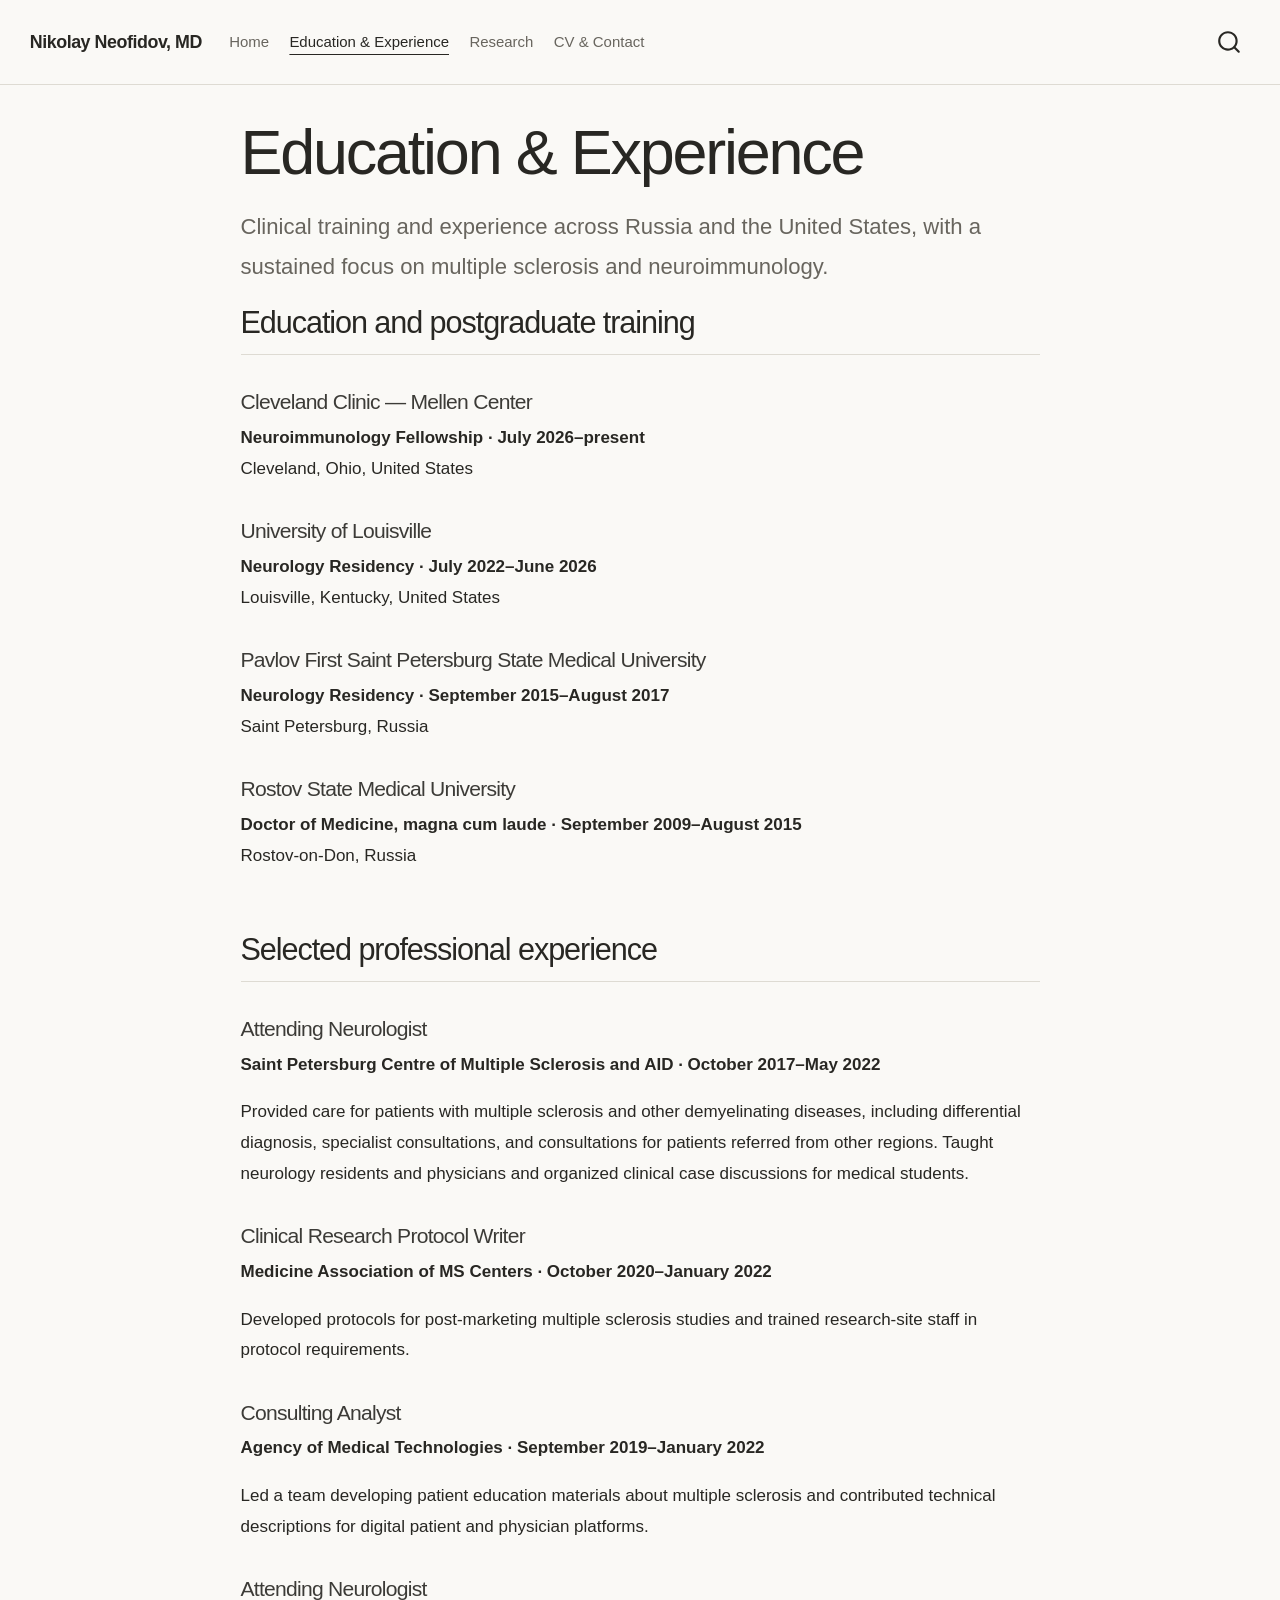
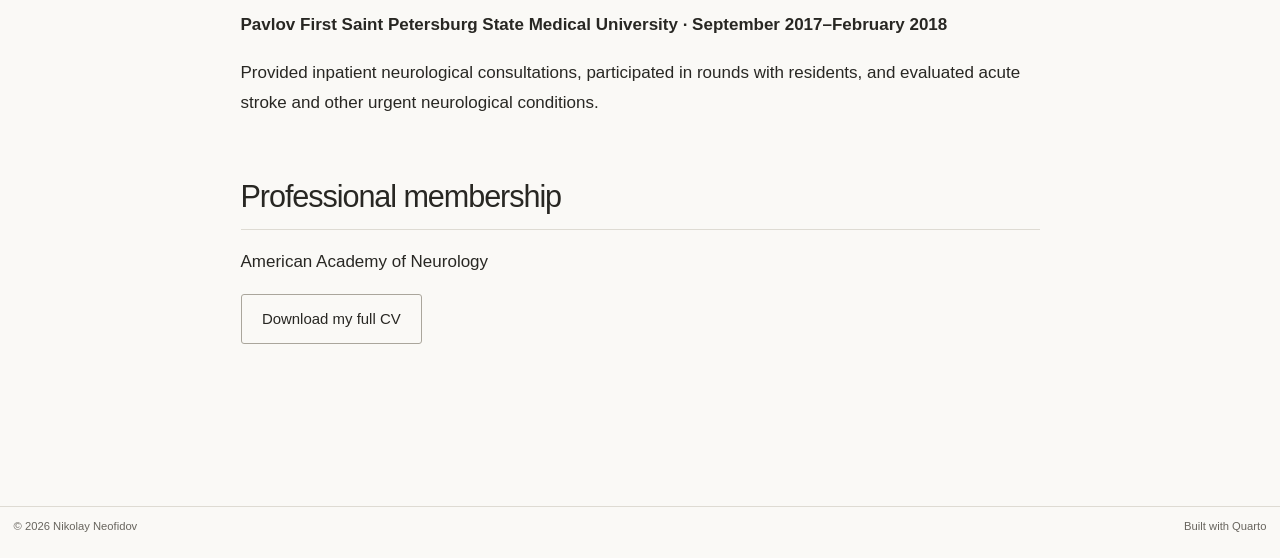
<file: docs/experience.html>
<!DOCTYPE html>
<html xmlns="http://www.w3.org/1999/xhtml" lang="en" xml:lang="en"><head>

<meta charset="utf-8">
<meta name="generator" content="quarto-1.10.18">

<meta name="viewport" content="width=device-width, initial-scale=1.0, user-scalable=yes">


<title>Education &amp; Experience – Nikolay Neofidov, MD</title>
<style>
/* Default styles provided by pandoc.
** See https://pandoc.org/MANUAL.html#variables-for-html for config info.
*/
span.smallcaps{font-variant: small-caps;}
div.columns{display: flex; gap: 1.5em;}
div.column{flex: auto;}
@media screen {
div.columns{gap: min(4vw, 1.5em);}
div.column{overflow-x: auto;}
}
div.hanging-indent{margin-left: 1.5em; text-indent: -1.5em;}
ul.task-list{list-style: none;}
ul.task-list li input[type="checkbox"] {
  width: 0.8em;
  margin: 0 0.8em 0.2em -1em; /* quarto-specific, see https://github.com/quarto-dev/quarto-cli/issues/4556 */ 
  vertical-align: middle;
}
</style>


<script src="site_libs/quarto-nav/quarto-nav.js"></script>
<script src="site_libs/quarto-nav/headroom.min.js"></script>
<script src="site_libs/clipboard/clipboard.min.js"></script>
<script src="site_libs/quarto-search/autocomplete.umd.js"></script>
<script src="site_libs/quarto-search/fuse.min.js"></script>
<script src="site_libs/quarto-search/quarto-search.js"></script>
<meta name="quarto:offset" content="./">
<script src="site_libs/quarto-html/quarto.js" type="module"></script>
<script src="site_libs/quarto-html/tabsets/tabsets.js" type="module"></script>
<script src="site_libs/quarto-html/popper.min.js"></script>
<script src="site_libs/quarto-html/tippy.umd.min.js"></script>
<script src="site_libs/quarto-html/anchor.min.js"></script>
<link href="site_libs/quarto-html/tippy.css" rel="stylesheet">
<link href="site_libs/quarto-html/quarto-syntax-highlighting-64a204ab8560d761af7679ceaba22944.css" rel="stylesheet" id="quarto-text-highlighting-styles">
<script src="site_libs/bootstrap/bootstrap.min.js"></script>
<link href="site_libs/bootstrap/bootstrap-icons.css" rel="stylesheet">
<link href="site_libs/bootstrap/bootstrap-33f9e87f5188092cac67da0ddc674476.min.css" rel="stylesheet" append-hash="true" id="quarto-bootstrap" data-mode="light">
<script id="quarto-search-options" type="application/json">{
  "location": "navbar",
  "copy-button": false,
  "collapse-after": 3,
  "panel-placement": "end",
  "type": "overlay",
  "limit": 50,
  "keyboard-shortcut": [
    "f",
    "/",
    "s"
  ],
  "show-item-context": false,
  "language": {
    "search-no-results-text": "No results",
    "search-matching-documents-text": "matching documents",
    "search-copy-link-title": "Copy link to search",
    "search-hide-matches-text": "Hide additional matches",
    "search-more-match-text": "more match in this document",
    "search-more-matches-text": "more matches in this document",
    "search-clear-button-title": "Clear",
    "search-text-placeholder": "",
    "search-detached-cancel-button-title": "Cancel",
    "search-submit-button-title": "Submit",
    "search-label": "Search"
  }
}</script>
<style>html{ scroll-behavior: smooth; }</style>


<link rel="stylesheet" href="styles.css">
</head>

<body class="nav-fixed fullcontent quarto-light">

<div id="quarto-search-results"></div>
  <header id="quarto-header" class="headroom fixed-top">
    <nav class="navbar navbar-expand-lg " data-bs-theme="dark">
      <div class="navbar-container container-fluid">
      <div class="navbar-brand-container mx-auto">
    <a class="navbar-brand" href="./index.html">
    <span class="navbar-title">Nikolay Neofidov, MD</span>
    </a>
  </div>
            <div id="quarto-search" class="" title="Search"></div>
          <button class="navbar-toggler" type="button" data-bs-toggle="collapse" data-bs-target="#navbarCollapse" aria-controls="navbarCollapse" role="menu" aria-expanded="false" aria-label="Toggle navigation" onclick="if (window.quartoToggleHeadroom) { window.quartoToggleHeadroom(); }">
  <span class="navbar-toggler-icon"></span>
</button>
          <div class="collapse navbar-collapse" id="navbarCollapse">
            <ul class="navbar-nav navbar-nav-scroll me-auto">
  <li class="nav-item">
    <a class="nav-link" href="./index.html"> 
<span class="menu-text">Home</span></a>
  </li>  
  <li class="nav-item">
    <a class="nav-link active" href="./experience.html" aria-current="page"> 
<span class="menu-text">Education &amp; Experience</span></a>
  </li>  
  <li class="nav-item">
    <a class="nav-link" href="./research.html"> 
<span class="menu-text">Research</span></a>
  </li>  
  <li class="nav-item">
    <a class="nav-link" href="./contact.html"> 
<span class="menu-text">CV &amp; Contact</span></a>
  </li>  
</ul>
          </div> <!-- /navcollapse -->
            <div class="quarto-navbar-tools">
</div>
      </div> <!-- /container-fluid -->
    </nav>
</header>
<!-- content -->
<div id="quarto-content" class="quarto-container page-columns page-rows-contents page-layout-article page-navbar">
<!-- sidebar -->
<!-- margin-sidebar -->
    
<!-- main -->
<main class="content" id="quarto-document-content">

<header id="title-block-header" class="quarto-title-block default">
<div class="quarto-title">
<h1 class="title">Education &amp; Experience</h1>
</div>



<div class="quarto-title-meta">

    
  
    
  </div>
  


</header>


<div class="page-intro">
<p>Clinical training and experience across Russia and the United States, with a sustained focus on multiple sclerosis and neuroimmunology.</p>
</div>
<section id="education-and-postgraduate-training" class="level2">
<h2 class="anchored" data-anchor-id="education-and-postgraduate-training">Education and postgraduate training</h2>
<section id="cleveland-clinic-mellen-center" class="level3">
<h3 class="anchored" data-anchor-id="cleveland-clinic-mellen-center">Cleveland Clinic — Mellen Center</h3>
<p><strong>Neuroimmunology Fellowship · July 2026–present</strong><br>
Cleveland, Ohio, United States</p>
</section>
<section id="university-of-louisville" class="level3">
<h3 class="anchored" data-anchor-id="university-of-louisville">University of Louisville</h3>
<p><strong>Neurology Residency · July 2022–June 2026</strong><br>
Louisville, Kentucky, United States</p>
</section>
<section id="pavlov-first-saint-petersburg-state-medical-university" class="level3">
<h3 class="anchored" data-anchor-id="pavlov-first-saint-petersburg-state-medical-university">Pavlov First Saint Petersburg State Medical University</h3>
<p><strong>Neurology Residency · September 2015–August 2017</strong><br>
Saint Petersburg, Russia</p>
</section>
<section id="rostov-state-medical-university" class="level3">
<h3 class="anchored" data-anchor-id="rostov-state-medical-university">Rostov State Medical University</h3>
<p><strong>Doctor of Medicine, magna cum laude · September 2009–August 2015</strong><br>
Rostov-on-Don, Russia</p>
</section>
</section>
<section id="selected-professional-experience" class="level2">
<h2 class="anchored" data-anchor-id="selected-professional-experience">Selected professional experience</h2>
<section id="attending-neurologist" class="level3">
<h3 class="anchored" data-anchor-id="attending-neurologist">Attending Neurologist</h3>
<p><strong>Saint Petersburg Centre of Multiple Sclerosis and AID · October 2017–May 2022</strong></p>
<p>Provided care for patients with multiple sclerosis and other demyelinating diseases, including differential diagnosis, specialist consultations, and consultations for patients referred from other regions. Taught neurology residents and physicians and organized clinical case discussions for medical students.</p>
</section>
<section id="clinical-research-protocol-writer" class="level3">
<h3 class="anchored" data-anchor-id="clinical-research-protocol-writer">Clinical Research Protocol Writer</h3>
<p><strong>Medicine Association of MS Centers · October 2020–January 2022</strong></p>
<p>Developed protocols for post-marketing multiple sclerosis studies and trained research-site staff in protocol requirements.</p>
</section>
<section id="consulting-analyst" class="level3">
<h3 class="anchored" data-anchor-id="consulting-analyst">Consulting Analyst</h3>
<p><strong>Agency of Medical Technologies · September 2019–January 2022</strong></p>
<p>Led a team developing patient education materials about multiple sclerosis and contributed technical descriptions for digital patient and physician platforms.</p>
</section>
<section id="attending-neurologist-1" class="level3">
<h3 class="anchored" data-anchor-id="attending-neurologist-1">Attending Neurologist</h3>
<p><strong>Pavlov First Saint Petersburg State Medical University · September 2017–February 2018</strong></p>
<p>Provided inpatient neurological consultations, participated in rounds with residents, and evaluated acute stroke and other urgent neurological conditions.</p>
</section>
</section>
<section id="professional-membership" class="level2">
<h2 class="anchored" data-anchor-id="professional-membership">Professional membership</h2>
<p>American Academy of Neurology</p>
<p><a href="assets/Nikolay-Neofidov-CV.pdf" class="btn btn-outline-primary">Download my full CV</a></p>


</section>

</main> <!-- /main -->
<script id="quarto-html-after-body" type="application/javascript">
  window.document.addEventListener("DOMContentLoaded", function (event) {
    const icon = "";
    const anchorJS = new window.AnchorJS();
    anchorJS.options = {
      placement: 'right',
      icon: icon
    };
    anchorJS.add('.anchored');
    const isCodeAnnotation = (el) => {
      for (const clz of el.classList) {
        if (clz.startsWith('code-annotation-')) {                     
          return true;
        }
      }
      return false;
    }
    const onCopySuccess = function(e) {
      // button target
      const button = e.trigger;
      // don't keep focus
      button.blur();
      // flash "checked"
      button.classList.add('code-copy-button-checked');
      var currentTitle = button.getAttribute("title");
      button.setAttribute("title", "Copied!");
      let tooltip;
      if (window.bootstrap) {
        button.setAttribute("data-bs-toggle", "tooltip");
        button.setAttribute("data-bs-placement", "left");
        button.setAttribute("data-bs-title", "Copied!");
        tooltip = new bootstrap.Tooltip(button, 
          { trigger: "manual", 
            customClass: "code-copy-button-tooltip",
            offset: [0, -8]});
        tooltip.show();    
      }
      setTimeout(function() {
        if (tooltip) {
          tooltip.hide();
          button.removeAttribute("data-bs-title");
          button.removeAttribute("data-bs-toggle");
          button.removeAttribute("data-bs-placement");
        }
        button.setAttribute("title", currentTitle);
        button.classList.remove('code-copy-button-checked');
      }, 1000);
      // clear code selection
      e.clearSelection();
    }
    const getTextToCopy = function(trigger) {
      const outerScaffold = trigger.parentElement.cloneNode(true);
      const codeEl = outerScaffold.querySelector('code');
      for (const childEl of codeEl.children) {
        if (isCodeAnnotation(childEl)) {
          childEl.remove();
        }
      }
      return codeEl.innerText;
    }
    const clipboard = new window.ClipboardJS('.code-copy-button:not([data-in-quarto-modal])', {
      text: getTextToCopy
    });
    clipboard.on('success', onCopySuccess);
    if (window.document.getElementById('quarto-embedded-source-code-modal')) {
      const clipboardModal = new window.ClipboardJS('.code-copy-button[data-in-quarto-modal]', {
        text: getTextToCopy,
        container: window.document.getElementById('quarto-embedded-source-code-modal')
      });
      clipboardModal.on('success', onCopySuccess);
    }
      var localhostRegex = new RegExp(/^(?:http|https):\/\/localhost\:?[0-9]*\//);
      var mailtoRegex = new RegExp(/^mailto:/);
        var filterRegex = new RegExp("https:\/\/wuweiniko\.github\.io");
      var isInternal = (href) => {
          return filterRegex.test(href) || localhostRegex.test(href) || mailtoRegex.test(href);
      }
      // Inspect non-navigation links and adorn them if external
     var links = window.document.querySelectorAll('a[href]:not(.nav-link):not(.navbar-brand):not(.toc-action):not(.sidebar-link):not(.sidebar-item-toggle):not(.pagination-link):not(.no-external):not([aria-hidden]):not(.dropdown-item):not(.quarto-navigation-tool):not(.about-link)');
      for (var i=0; i<links.length; i++) {
        const link = links[i];
        if (!isInternal(link.href)) {
          // undo the damage that might have been done by quarto-nav.js in the case of
          // links that we want to consider external
          if (link.dataset.originalHref !== undefined) {
            link.href = link.dataset.originalHref;
          }
            // target, if specified
            link.setAttribute("target", "_blank");
            if (link.getAttribute("rel") === null) {
              link.setAttribute("rel", "noopener");
            }
        }
      }
    function tippyHover(el, contentFn, onTriggerFn, onUntriggerFn) {
      const config = {
        allowHTML: true,
        maxWidth: 500,
        delay: 100,
        arrow: false,
        appendTo: function(el) {
            return el.parentElement;
        },
        interactive: true,
        interactiveBorder: 10,
        theme: 'quarto',
        placement: 'bottom-start',
      };
      if (contentFn) {
        config.content = contentFn;
      }
      if (onTriggerFn) {
        config.onTrigger = onTriggerFn;
      }
      if (onUntriggerFn) {
        config.onUntrigger = onUntriggerFn;
      }
      window.tippy(el, config); 
    }
    const noterefs = window.document.querySelectorAll('a[role="doc-noteref"]');
    for (var i=0; i<noterefs.length; i++) {
      const ref = noterefs[i];
      tippyHover(ref, function() {
        // use id or data attribute instead here
        let href = ref.getAttribute('data-footnote-href') || ref.getAttribute('href');
        try { href = new URL(href).hash; } catch {}
        const id = href.replace(/^#\/?/, "");
        const note = window.document.getElementById(id);
        if (note) {
          return note.innerHTML;
        } else {
          return "";
        }
      });
    }
    const xrefs = window.document.querySelectorAll('a.quarto-xref');
    const processXRef = (id, note) => {
      // Strip column container classes
      const stripColumnClz = (el) => {
        el.classList.remove("page-full", "page-columns");
        if (el.children) {
          for (const child of el.children) {
            stripColumnClz(child);
          }
        }
      }
      stripColumnClz(note)
      if (id === null || id.startsWith('sec-')) {
        // Special case sections, only their first couple elements
        const container = document.createElement("div");
        if (note.children && note.children.length > 2) {
          container.appendChild(note.children[0].cloneNode(true));
          for (let i = 1; i < note.children.length; i++) {
            const child = note.children[i];
            if (child.tagName === "P" && child.innerText === "") {
              continue;
            } else {
              container.appendChild(child.cloneNode(true));
              break;
            }
          }
          if (window.Quarto?.typesetMath) {
            window.Quarto.typesetMath(container);
          }
          return container.innerHTML
        } else {
          if (window.Quarto?.typesetMath) {
            window.Quarto.typesetMath(note);
          }
          return note.innerHTML;
        }
      } else {
        // Remove any anchor links if they are present
        const anchorLink = note.querySelector('a.anchorjs-link');
        if (anchorLink) {
          anchorLink.remove();
        }
        if (window.Quarto?.typesetMath) {
          window.Quarto.typesetMath(note);
        }
        if (note.classList.contains("callout")) {
          return note.outerHTML;
        } else {
          return note.innerHTML;
        }
      }
    }
    for (var i=0; i<xrefs.length; i++) {
      const xref = xrefs[i];
      tippyHover(xref, undefined, function(instance) {
        instance.disable();
        let url = xref.getAttribute('href');
        let hash = undefined; 
        if (url.startsWith('#')) {
          hash = url;
        } else {
          try { hash = new URL(url).hash; } catch {}
        }
        if (hash) {
          const id = hash.replace(/^#\/?/, "");
          const note = window.document.getElementById(id);
          if (note !== null) {
            try {
              const html = processXRef(id, note.cloneNode(true));
              instance.setContent(html);
            } finally {
              instance.enable();
              instance.show();
            }
          } else {
            // See if we can fetch this
            fetch(url.split('#')[0])
            .then(res => res.text())
            .then(html => {
              const parser = new DOMParser();
              const htmlDoc = parser.parseFromString(html, "text/html");
              const note = htmlDoc.getElementById(id);
              if (note !== null) {
                const html = processXRef(id, note);
                instance.setContent(html);
              } 
            }).finally(() => {
              instance.enable();
              instance.show();
            });
          }
        } else {
          // See if we can fetch a full url (with no hash to target)
          // This is a special case and we should probably do some content thinning / targeting
          fetch(url)
          .then(res => res.text())
          .then(html => {
            const parser = new DOMParser();
            const htmlDoc = parser.parseFromString(html, "text/html");
            const note = htmlDoc.querySelector('main.content');
            if (note !== null) {
              // This should only happen for chapter cross references
              // (since there is no id in the URL)
              // remove the first header
              if (note.children.length > 0 && note.children[0].tagName === "HEADER") {
                note.children[0].remove();
              }
              const html = processXRef(null, note);
              instance.setContent(html);
            } 
          }).finally(() => {
            instance.enable();
            instance.show();
          });
        }
      }, function(instance) {
      });
    }
        let selectedAnnoteEl;
        const selectorForAnnotation = ( cell, annotation) => {
          let cellAttr = 'data-code-cell="' + cell + '"';
          let lineAttr = 'data-code-annotation="' +  annotation + '"';
          const selector = 'span[' + cellAttr + '][' + lineAttr + ']';
          return selector;
        }
        const selectCodeLines = (annoteEl) => {
          const doc = window.document;
          const targetCell = annoteEl.getAttribute("data-target-cell");
          const targetAnnotation = annoteEl.getAttribute("data-target-annotation");
          const annoteSpan = window.document.querySelector(selectorForAnnotation(targetCell, targetAnnotation));
          const lines = annoteSpan.getAttribute("data-code-lines").split(",");
          const lineIds = lines.map((line) => {
            return targetCell + "-" + line;
          })
          let top = null;
          let height = null;
          let parent = null;
          if (lineIds.length > 0) {
              //compute the position of the single el (top and bottom and make a div)
              const el = window.document.getElementById(lineIds[0]);
              top = el.offsetTop;
              height = el.offsetHeight;
              parent = el.parentElement.parentElement;
            if (lineIds.length > 1) {
              const lastEl = window.document.getElementById(lineIds[lineIds.length - 1]);
              const bottom = lastEl.offsetTop + lastEl.offsetHeight;
              height = bottom - top;
            }
            if (top !== null && height !== null && parent !== null) {
              // cook up a div (if necessary) and position it 
              let div = window.document.getElementById("code-annotation-line-highlight");
              if (div === null) {
                div = window.document.createElement("div");
                div.setAttribute("id", "code-annotation-line-highlight");
                div.style.position = 'absolute';
                parent.appendChild(div);
              }
              div.style.top = top - 2 + "px";
              div.style.height = height + 4 + "px";
              div.style.left = 0;
              let gutterDiv = window.document.getElementById("code-annotation-line-highlight-gutter");
              if (gutterDiv === null) {
                gutterDiv = window.document.createElement("div");
                gutterDiv.setAttribute("id", "code-annotation-line-highlight-gutter");
                gutterDiv.style.position = 'absolute';
                const codeCell = window.document.getElementById(targetCell);
                const gutter = codeCell.querySelector('.code-annotation-gutter');
                gutter.appendChild(gutterDiv);
              }
              gutterDiv.style.top = top - 2 + "px";
              gutterDiv.style.height = height + 4 + "px";
            }
            selectedAnnoteEl = annoteEl;
          }
        };
        const unselectCodeLines = () => {
          const elementsIds = ["code-annotation-line-highlight", "code-annotation-line-highlight-gutter"];
          elementsIds.forEach((elId) => {
            const div = window.document.getElementById(elId);
            if (div) {
              div.remove();
            }
          });
          selectedAnnoteEl = undefined;
        };
          // Handle positioning of the toggle
      window.addEventListener(
        "resize",
        throttle(() => {
          elRect = undefined;
          if (selectedAnnoteEl) {
            selectCodeLines(selectedAnnoteEl);
          }
        }, 10)
      );
      function throttle(fn, ms) {
      let throttle = false;
      let timer;
        return (...args) => {
          if(!throttle) { // first call gets through
              fn.apply(this, args);
              throttle = true;
          } else { // all the others get throttled
              if(timer) clearTimeout(timer); // cancel #2
              timer = setTimeout(() => {
                fn.apply(this, args);
                timer = throttle = false;
              }, ms);
          }
        };
      }
        // Attach click handler to the DT
        const annoteDls = window.document.querySelectorAll('dt[data-target-cell]');
        for (const annoteDlNode of annoteDls) {
          annoteDlNode.addEventListener('click', (event) => {
            const clickedEl = event.target;
            if (clickedEl !== selectedAnnoteEl) {
              unselectCodeLines();
              const activeEl = window.document.querySelector('dt[data-target-cell].code-annotation-active');
              if (activeEl) {
                activeEl.classList.remove('code-annotation-active');
              }
              selectCodeLines(clickedEl);
              clickedEl.classList.add('code-annotation-active');
            } else {
              // Unselect the line
              unselectCodeLines();
              clickedEl.classList.remove('code-annotation-active');
            }
          });
        }
    const findCites = (el) => {
      const parentEl = el.parentElement;
      if (parentEl) {
        const cites = parentEl.dataset.cites;
        if (cites) {
          return {
            el,
            cites: cites.split(' ')
          };
        } else {
          return findCites(el.parentElement)
        }
      } else {
        return undefined;
      }
    };
    var bibliorefs = window.document.querySelectorAll('a[role="doc-biblioref"]');
    for (var i=0; i<bibliorefs.length; i++) {
      const ref = bibliorefs[i];
      const citeInfo = findCites(ref);
      if (citeInfo) {
        tippyHover(citeInfo.el, function() {
          var popup = window.document.createElement('div');
          citeInfo.cites.forEach(function(cite) {
            var citeDiv = window.document.createElement('div');
            citeDiv.classList.add('hanging-indent');
            citeDiv.classList.add('csl-entry');
            var biblioDiv = window.document.getElementById('ref-' + cite);
            if (biblioDiv) {
              citeDiv.innerHTML = biblioDiv.innerHTML;
            }
            popup.appendChild(citeDiv);
          });
          return popup.innerHTML;
        });
      }
    }
  });
  </script>
</div> <!-- /content -->
<footer class="footer">
  <div class="nav-footer">
    <div class="nav-footer-left">
<p>© 2026 Nikolay Neofidov</p>
</div>   
    <div class="nav-footer-center">
      &nbsp;
    </div>
    <div class="nav-footer-right">
<p>Built with Quarto</p>
</div>
  </div>
</footer>




<script src="site_libs/quarto-html/zenscroll-min.js"></script>
</body></html>
</file>
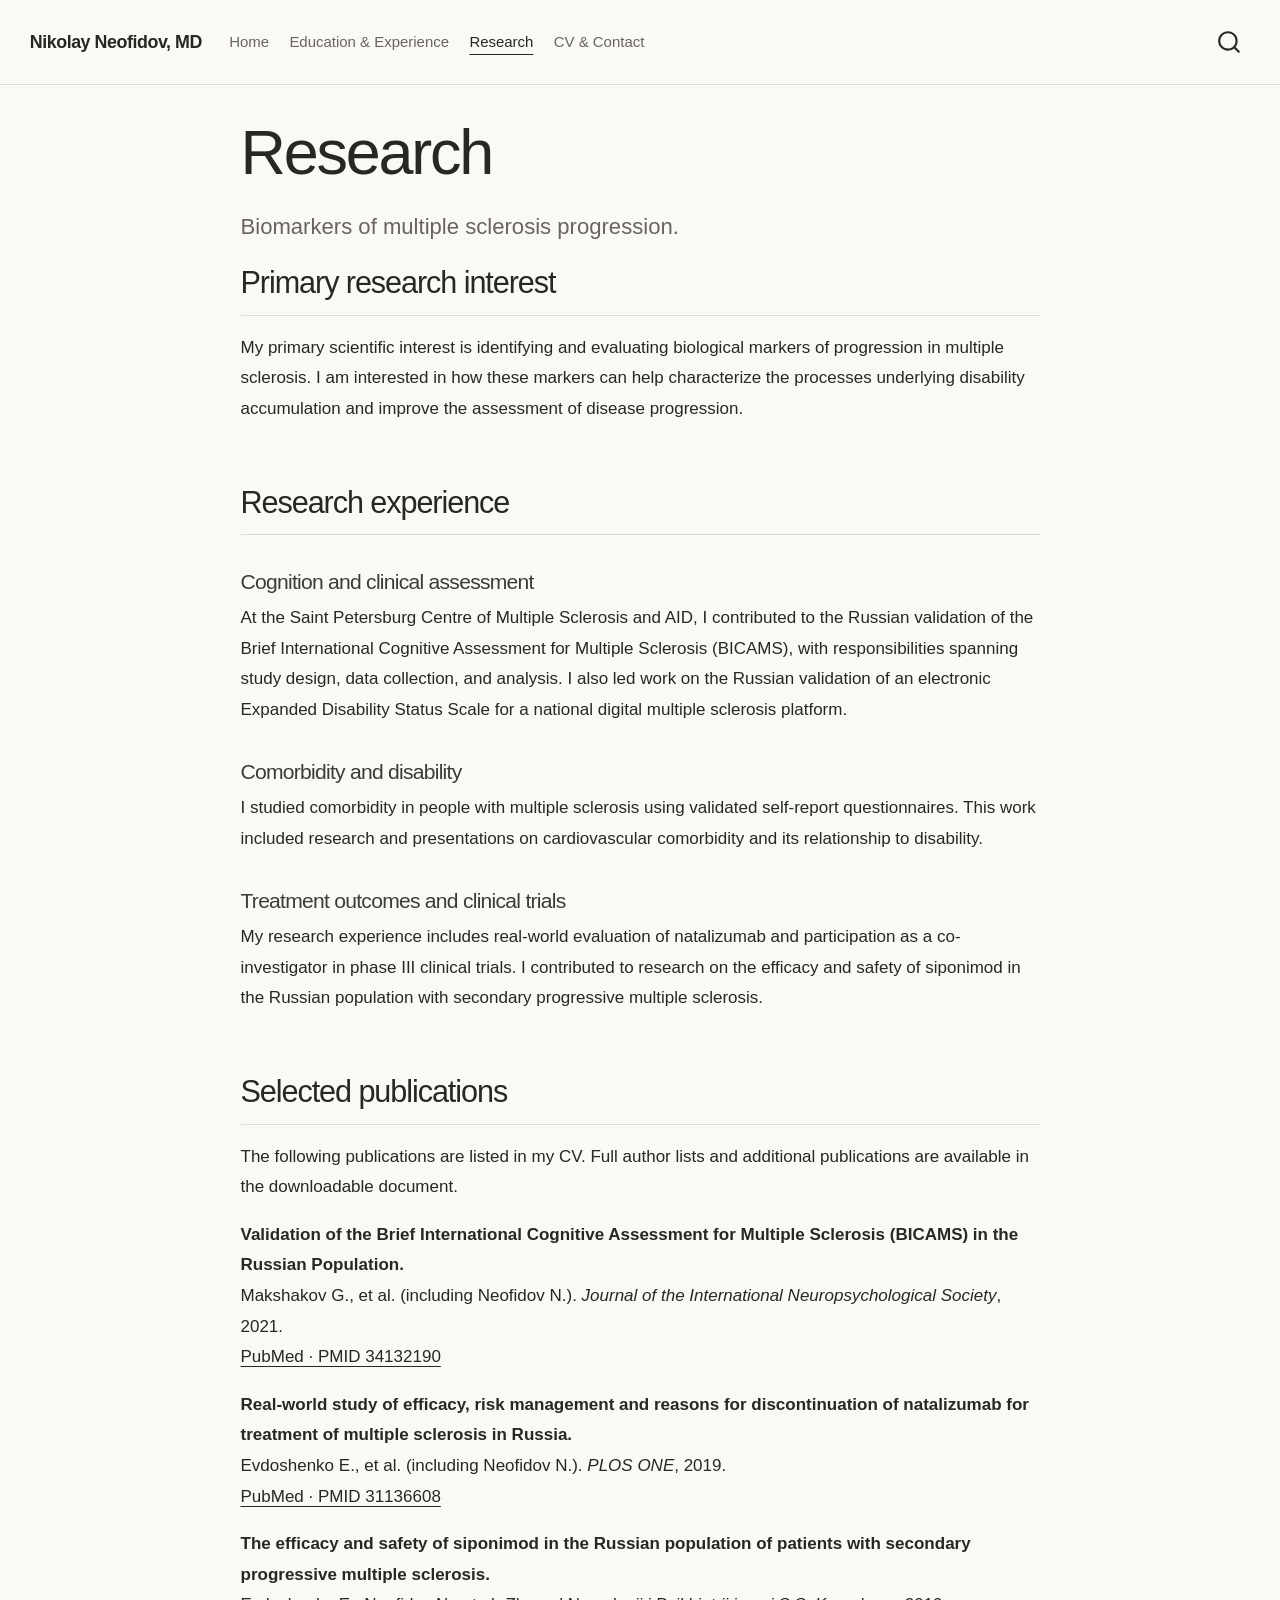
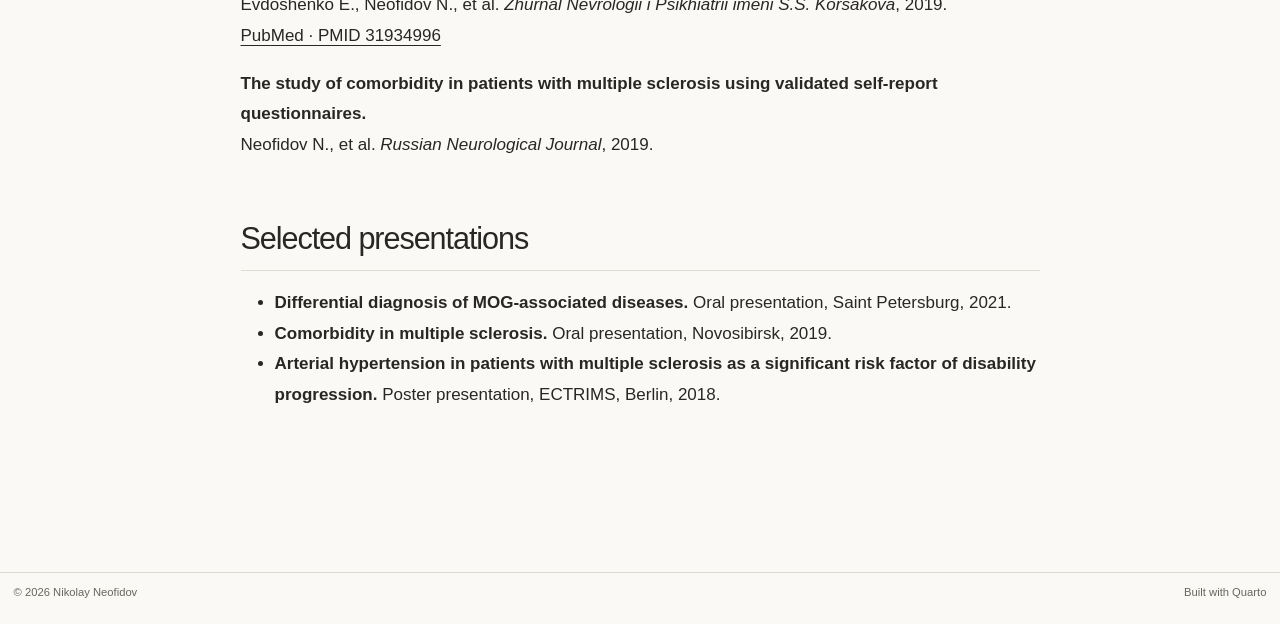
<file: docs/research.html>
<!DOCTYPE html>
<html xmlns="http://www.w3.org/1999/xhtml" lang="en" xml:lang="en"><head>

<meta charset="utf-8">
<meta name="generator" content="quarto-1.10.18">

<meta name="viewport" content="width=device-width, initial-scale=1.0, user-scalable=yes">


<title>Research – Nikolay Neofidov, MD</title>
<style>
/* Default styles provided by pandoc.
** See https://pandoc.org/MANUAL.html#variables-for-html for config info.
*/
span.smallcaps{font-variant: small-caps;}
div.columns{display: flex; gap: 1.5em;}
div.column{flex: auto;}
@media screen {
div.columns{gap: min(4vw, 1.5em);}
div.column{overflow-x: auto;}
}
div.hanging-indent{margin-left: 1.5em; text-indent: -1.5em;}
ul.task-list{list-style: none;}
ul.task-list li input[type="checkbox"] {
  width: 0.8em;
  margin: 0 0.8em 0.2em -1em; /* quarto-specific, see https://github.com/quarto-dev/quarto-cli/issues/4556 */ 
  vertical-align: middle;
}
</style>


<script src="site_libs/quarto-nav/quarto-nav.js"></script>
<script src="site_libs/quarto-nav/headroom.min.js"></script>
<script src="site_libs/clipboard/clipboard.min.js"></script>
<script src="site_libs/quarto-search/autocomplete.umd.js"></script>
<script src="site_libs/quarto-search/fuse.min.js"></script>
<script src="site_libs/quarto-search/quarto-search.js"></script>
<meta name="quarto:offset" content="./">
<script src="site_libs/quarto-html/quarto.js" type="module"></script>
<script src="site_libs/quarto-html/tabsets/tabsets.js" type="module"></script>
<script src="site_libs/quarto-html/popper.min.js"></script>
<script src="site_libs/quarto-html/tippy.umd.min.js"></script>
<script src="site_libs/quarto-html/anchor.min.js"></script>
<link href="site_libs/quarto-html/tippy.css" rel="stylesheet">
<link href="site_libs/quarto-html/quarto-syntax-highlighting-64a204ab8560d761af7679ceaba22944.css" rel="stylesheet" id="quarto-text-highlighting-styles">
<script src="site_libs/bootstrap/bootstrap.min.js"></script>
<link href="site_libs/bootstrap/bootstrap-icons.css" rel="stylesheet">
<link href="site_libs/bootstrap/bootstrap-33f9e87f5188092cac67da0ddc674476.min.css" rel="stylesheet" append-hash="true" id="quarto-bootstrap" data-mode="light">
<script id="quarto-search-options" type="application/json">{
  "location": "navbar",
  "copy-button": false,
  "collapse-after": 3,
  "panel-placement": "end",
  "type": "overlay",
  "limit": 50,
  "keyboard-shortcut": [
    "f",
    "/",
    "s"
  ],
  "show-item-context": false,
  "language": {
    "search-no-results-text": "No results",
    "search-matching-documents-text": "matching documents",
    "search-copy-link-title": "Copy link to search",
    "search-hide-matches-text": "Hide additional matches",
    "search-more-match-text": "more match in this document",
    "search-more-matches-text": "more matches in this document",
    "search-clear-button-title": "Clear",
    "search-text-placeholder": "",
    "search-detached-cancel-button-title": "Cancel",
    "search-submit-button-title": "Submit",
    "search-label": "Search"
  }
}</script>
<style>html{ scroll-behavior: smooth; }</style>


<link rel="stylesheet" href="styles.css">
</head>

<body class="nav-fixed fullcontent quarto-light">

<div id="quarto-search-results"></div>
  <header id="quarto-header" class="headroom fixed-top">
    <nav class="navbar navbar-expand-lg " data-bs-theme="dark">
      <div class="navbar-container container-fluid">
      <div class="navbar-brand-container mx-auto">
    <a class="navbar-brand" href="./index.html">
    <span class="navbar-title">Nikolay Neofidov, MD</span>
    </a>
  </div>
            <div id="quarto-search" class="" title="Search"></div>
          <button class="navbar-toggler" type="button" data-bs-toggle="collapse" data-bs-target="#navbarCollapse" aria-controls="navbarCollapse" role="menu" aria-expanded="false" aria-label="Toggle navigation" onclick="if (window.quartoToggleHeadroom) { window.quartoToggleHeadroom(); }">
  <span class="navbar-toggler-icon"></span>
</button>
          <div class="collapse navbar-collapse" id="navbarCollapse">
            <ul class="navbar-nav navbar-nav-scroll me-auto">
  <li class="nav-item">
    <a class="nav-link" href="./index.html"> 
<span class="menu-text">Home</span></a>
  </li>  
  <li class="nav-item">
    <a class="nav-link" href="./experience.html"> 
<span class="menu-text">Education &amp; Experience</span></a>
  </li>  
  <li class="nav-item">
    <a class="nav-link active" href="./research.html" aria-current="page"> 
<span class="menu-text">Research</span></a>
  </li>  
  <li class="nav-item">
    <a class="nav-link" href="./contact.html"> 
<span class="menu-text">CV &amp; Contact</span></a>
  </li>  
</ul>
          </div> <!-- /navcollapse -->
            <div class="quarto-navbar-tools">
</div>
      </div> <!-- /container-fluid -->
    </nav>
</header>
<!-- content -->
<div id="quarto-content" class="quarto-container page-columns page-rows-contents page-layout-article page-navbar">
<!-- sidebar -->
<!-- margin-sidebar -->
    
<!-- main -->
<main class="content" id="quarto-document-content">

<header id="title-block-header" class="quarto-title-block default">
<div class="quarto-title">
<h1 class="title">Research</h1>
</div>



<div class="quarto-title-meta">

    
  
    
  </div>
  


</header>


<div class="page-intro">
<p>Biomarkers of multiple sclerosis progression.</p>
</div>
<section id="primary-research-interest" class="level2">
<h2 class="anchored" data-anchor-id="primary-research-interest">Primary research interest</h2>
<p>My primary scientific interest is identifying and evaluating biological markers of progression in multiple sclerosis. I am interested in how these markers can help characterize the processes underlying disability accumulation and improve the assessment of disease progression.</p>
</section>
<section id="research-experience" class="level2">
<h2 class="anchored" data-anchor-id="research-experience">Research experience</h2>
<section id="cognition-and-clinical-assessment" class="level3">
<h3 class="anchored" data-anchor-id="cognition-and-clinical-assessment">Cognition and clinical assessment</h3>
<p>At the Saint Petersburg Centre of Multiple Sclerosis and AID, I contributed to the Russian validation of the Brief International Cognitive Assessment for Multiple Sclerosis (BICAMS), with responsibilities spanning study design, data collection, and analysis. I also led work on the Russian validation of an electronic Expanded Disability Status Scale for a national digital multiple sclerosis platform.</p>
</section>
<section id="comorbidity-and-disability" class="level3">
<h3 class="anchored" data-anchor-id="comorbidity-and-disability">Comorbidity and disability</h3>
<p>I studied comorbidity in people with multiple sclerosis using validated self-report questionnaires. This work included research and presentations on cardiovascular comorbidity and its relationship to disability.</p>
</section>
<section id="treatment-outcomes-and-clinical-trials" class="level3">
<h3 class="anchored" data-anchor-id="treatment-outcomes-and-clinical-trials">Treatment outcomes and clinical trials</h3>
<p>My research experience includes real-world evaluation of natalizumab and participation as a co-investigator in phase III clinical trials. I contributed to research on the efficacy and safety of siponimod in the Russian population with secondary progressive multiple sclerosis.</p>
</section>
</section>
<section id="selected-publications" class="level2">
<h2 class="anchored" data-anchor-id="selected-publications">Selected publications</h2>
<p>The following publications are listed in my CV. Full author lists and additional publications are available in the downloadable document.</p>
<p><strong>Validation of the Brief International Cognitive Assessment for Multiple Sclerosis (BICAMS) in the Russian Population.</strong><br>
Makshakov G., et al.&nbsp;(including Neofidov N.). <em>Journal of the International Neuropsychological Society</em>, 2021.<br>
<a href="https://pubmed.ncbi.nlm.nih.gov/34132190/">PubMed · PMID 34132190</a></p>
<p><strong>Real-world study of efficacy, risk management and reasons for discontinuation of natalizumab for treatment of multiple sclerosis in Russia.</strong><br>
Evdoshenko E., et al.&nbsp;(including Neofidov N.). <em>PLOS ONE</em>, 2019.<br>
<a href="https://pubmed.ncbi.nlm.nih.gov/31136608/">PubMed · PMID 31136608</a></p>
<p><strong>The efficacy and safety of siponimod in the Russian population of patients with secondary progressive multiple sclerosis.</strong><br>
Evdoshenko E., Neofidov N., et al.&nbsp;<em>Zhurnal Nevrologii i Psikhiatrii imeni S.S. Korsakova</em>, 2019.<br>
<a href="https://pubmed.ncbi.nlm.nih.gov/31934996/">PubMed · PMID 31934996</a></p>
<p><strong>The study of comorbidity in patients with multiple sclerosis using validated self-report questionnaires.</strong><br>
Neofidov N., et al.&nbsp;<em>Russian Neurological Journal</em>, 2019.</p>
</section>
<section id="selected-presentations" class="level2">
<h2 class="anchored" data-anchor-id="selected-presentations">Selected presentations</h2>
<ul>
<li><strong>Differential diagnosis of MOG-associated diseases.</strong> Oral presentation, Saint Petersburg, 2021.</li>
<li><strong>Comorbidity in multiple sclerosis.</strong> Oral presentation, Novosibirsk, 2019.</li>
<li><strong>Arterial hypertension in patients with multiple sclerosis as a significant risk factor of disability progression.</strong> Poster presentation, ECTRIMS, Berlin, 2018.</li>
</ul>


</section>

</main> <!-- /main -->
<script id="quarto-html-after-body" type="application/javascript">
  window.document.addEventListener("DOMContentLoaded", function (event) {
    const icon = "";
    const anchorJS = new window.AnchorJS();
    anchorJS.options = {
      placement: 'right',
      icon: icon
    };
    anchorJS.add('.anchored');
    const isCodeAnnotation = (el) => {
      for (const clz of el.classList) {
        if (clz.startsWith('code-annotation-')) {                     
          return true;
        }
      }
      return false;
    }
    const onCopySuccess = function(e) {
      // button target
      const button = e.trigger;
      // don't keep focus
      button.blur();
      // flash "checked"
      button.classList.add('code-copy-button-checked');
      var currentTitle = button.getAttribute("title");
      button.setAttribute("title", "Copied!");
      let tooltip;
      if (window.bootstrap) {
        button.setAttribute("data-bs-toggle", "tooltip");
        button.setAttribute("data-bs-placement", "left");
        button.setAttribute("data-bs-title", "Copied!");
        tooltip = new bootstrap.Tooltip(button, 
          { trigger: "manual", 
            customClass: "code-copy-button-tooltip",
            offset: [0, -8]});
        tooltip.show();    
      }
      setTimeout(function() {
        if (tooltip) {
          tooltip.hide();
          button.removeAttribute("data-bs-title");
          button.removeAttribute("data-bs-toggle");
          button.removeAttribute("data-bs-placement");
        }
        button.setAttribute("title", currentTitle);
        button.classList.remove('code-copy-button-checked');
      }, 1000);
      // clear code selection
      e.clearSelection();
    }
    const getTextToCopy = function(trigger) {
      const outerScaffold = trigger.parentElement.cloneNode(true);
      const codeEl = outerScaffold.querySelector('code');
      for (const childEl of codeEl.children) {
        if (isCodeAnnotation(childEl)) {
          childEl.remove();
        }
      }
      return codeEl.innerText;
    }
    const clipboard = new window.ClipboardJS('.code-copy-button:not([data-in-quarto-modal])', {
      text: getTextToCopy
    });
    clipboard.on('success', onCopySuccess);
    if (window.document.getElementById('quarto-embedded-source-code-modal')) {
      const clipboardModal = new window.ClipboardJS('.code-copy-button[data-in-quarto-modal]', {
        text: getTextToCopy,
        container: window.document.getElementById('quarto-embedded-source-code-modal')
      });
      clipboardModal.on('success', onCopySuccess);
    }
      var localhostRegex = new RegExp(/^(?:http|https):\/\/localhost\:?[0-9]*\//);
      var mailtoRegex = new RegExp(/^mailto:/);
        var filterRegex = new RegExp("https:\/\/wuweiniko\.github\.io");
      var isInternal = (href) => {
          return filterRegex.test(href) || localhostRegex.test(href) || mailtoRegex.test(href);
      }
      // Inspect non-navigation links and adorn them if external
     var links = window.document.querySelectorAll('a[href]:not(.nav-link):not(.navbar-brand):not(.toc-action):not(.sidebar-link):not(.sidebar-item-toggle):not(.pagination-link):not(.no-external):not([aria-hidden]):not(.dropdown-item):not(.quarto-navigation-tool):not(.about-link)');
      for (var i=0; i<links.length; i++) {
        const link = links[i];
        if (!isInternal(link.href)) {
          // undo the damage that might have been done by quarto-nav.js in the case of
          // links that we want to consider external
          if (link.dataset.originalHref !== undefined) {
            link.href = link.dataset.originalHref;
          }
            // target, if specified
            link.setAttribute("target", "_blank");
            if (link.getAttribute("rel") === null) {
              link.setAttribute("rel", "noopener");
            }
        }
      }
    function tippyHover(el, contentFn, onTriggerFn, onUntriggerFn) {
      const config = {
        allowHTML: true,
        maxWidth: 500,
        delay: 100,
        arrow: false,
        appendTo: function(el) {
            return el.parentElement;
        },
        interactive: true,
        interactiveBorder: 10,
        theme: 'quarto',
        placement: 'bottom-start',
      };
      if (contentFn) {
        config.content = contentFn;
      }
      if (onTriggerFn) {
        config.onTrigger = onTriggerFn;
      }
      if (onUntriggerFn) {
        config.onUntrigger = onUntriggerFn;
      }
      window.tippy(el, config); 
    }
    const noterefs = window.document.querySelectorAll('a[role="doc-noteref"]');
    for (var i=0; i<noterefs.length; i++) {
      const ref = noterefs[i];
      tippyHover(ref, function() {
        // use id or data attribute instead here
        let href = ref.getAttribute('data-footnote-href') || ref.getAttribute('href');
        try { href = new URL(href).hash; } catch {}
        const id = href.replace(/^#\/?/, "");
        const note = window.document.getElementById(id);
        if (note) {
          return note.innerHTML;
        } else {
          return "";
        }
      });
    }
    const xrefs = window.document.querySelectorAll('a.quarto-xref');
    const processXRef = (id, note) => {
      // Strip column container classes
      const stripColumnClz = (el) => {
        el.classList.remove("page-full", "page-columns");
        if (el.children) {
          for (const child of el.children) {
            stripColumnClz(child);
          }
        }
      }
      stripColumnClz(note)
      if (id === null || id.startsWith('sec-')) {
        // Special case sections, only their first couple elements
        const container = document.createElement("div");
        if (note.children && note.children.length > 2) {
          container.appendChild(note.children[0].cloneNode(true));
          for (let i = 1; i < note.children.length; i++) {
            const child = note.children[i];
            if (child.tagName === "P" && child.innerText === "") {
              continue;
            } else {
              container.appendChild(child.cloneNode(true));
              break;
            }
          }
          if (window.Quarto?.typesetMath) {
            window.Quarto.typesetMath(container);
          }
          return container.innerHTML
        } else {
          if (window.Quarto?.typesetMath) {
            window.Quarto.typesetMath(note);
          }
          return note.innerHTML;
        }
      } else {
        // Remove any anchor links if they are present
        const anchorLink = note.querySelector('a.anchorjs-link');
        if (anchorLink) {
          anchorLink.remove();
        }
        if (window.Quarto?.typesetMath) {
          window.Quarto.typesetMath(note);
        }
        if (note.classList.contains("callout")) {
          return note.outerHTML;
        } else {
          return note.innerHTML;
        }
      }
    }
    for (var i=0; i<xrefs.length; i++) {
      const xref = xrefs[i];
      tippyHover(xref, undefined, function(instance) {
        instance.disable();
        let url = xref.getAttribute('href');
        let hash = undefined; 
        if (url.startsWith('#')) {
          hash = url;
        } else {
          try { hash = new URL(url).hash; } catch {}
        }
        if (hash) {
          const id = hash.replace(/^#\/?/, "");
          const note = window.document.getElementById(id);
          if (note !== null) {
            try {
              const html = processXRef(id, note.cloneNode(true));
              instance.setContent(html);
            } finally {
              instance.enable();
              instance.show();
            }
          } else {
            // See if we can fetch this
            fetch(url.split('#')[0])
            .then(res => res.text())
            .then(html => {
              const parser = new DOMParser();
              const htmlDoc = parser.parseFromString(html, "text/html");
              const note = htmlDoc.getElementById(id);
              if (note !== null) {
                const html = processXRef(id, note);
                instance.setContent(html);
              } 
            }).finally(() => {
              instance.enable();
              instance.show();
            });
          }
        } else {
          // See if we can fetch a full url (with no hash to target)
          // This is a special case and we should probably do some content thinning / targeting
          fetch(url)
          .then(res => res.text())
          .then(html => {
            const parser = new DOMParser();
            const htmlDoc = parser.parseFromString(html, "text/html");
            const note = htmlDoc.querySelector('main.content');
            if (note !== null) {
              // This should only happen for chapter cross references
              // (since there is no id in the URL)
              // remove the first header
              if (note.children.length > 0 && note.children[0].tagName === "HEADER") {
                note.children[0].remove();
              }
              const html = processXRef(null, note);
              instance.setContent(html);
            } 
          }).finally(() => {
            instance.enable();
            instance.show();
          });
        }
      }, function(instance) {
      });
    }
        let selectedAnnoteEl;
        const selectorForAnnotation = ( cell, annotation) => {
          let cellAttr = 'data-code-cell="' + cell + '"';
          let lineAttr = 'data-code-annotation="' +  annotation + '"';
          const selector = 'span[' + cellAttr + '][' + lineAttr + ']';
          return selector;
        }
        const selectCodeLines = (annoteEl) => {
          const doc = window.document;
          const targetCell = annoteEl.getAttribute("data-target-cell");
          const targetAnnotation = annoteEl.getAttribute("data-target-annotation");
          const annoteSpan = window.document.querySelector(selectorForAnnotation(targetCell, targetAnnotation));
          const lines = annoteSpan.getAttribute("data-code-lines").split(",");
          const lineIds = lines.map((line) => {
            return targetCell + "-" + line;
          })
          let top = null;
          let height = null;
          let parent = null;
          if (lineIds.length > 0) {
              //compute the position of the single el (top and bottom and make a div)
              const el = window.document.getElementById(lineIds[0]);
              top = el.offsetTop;
              height = el.offsetHeight;
              parent = el.parentElement.parentElement;
            if (lineIds.length > 1) {
              const lastEl = window.document.getElementById(lineIds[lineIds.length - 1]);
              const bottom = lastEl.offsetTop + lastEl.offsetHeight;
              height = bottom - top;
            }
            if (top !== null && height !== null && parent !== null) {
              // cook up a div (if necessary) and position it 
              let div = window.document.getElementById("code-annotation-line-highlight");
              if (div === null) {
                div = window.document.createElement("div");
                div.setAttribute("id", "code-annotation-line-highlight");
                div.style.position = 'absolute';
                parent.appendChild(div);
              }
              div.style.top = top - 2 + "px";
              div.style.height = height + 4 + "px";
              div.style.left = 0;
              let gutterDiv = window.document.getElementById("code-annotation-line-highlight-gutter");
              if (gutterDiv === null) {
                gutterDiv = window.document.createElement("div");
                gutterDiv.setAttribute("id", "code-annotation-line-highlight-gutter");
                gutterDiv.style.position = 'absolute';
                const codeCell = window.document.getElementById(targetCell);
                const gutter = codeCell.querySelector('.code-annotation-gutter');
                gutter.appendChild(gutterDiv);
              }
              gutterDiv.style.top = top - 2 + "px";
              gutterDiv.style.height = height + 4 + "px";
            }
            selectedAnnoteEl = annoteEl;
          }
        };
        const unselectCodeLines = () => {
          const elementsIds = ["code-annotation-line-highlight", "code-annotation-line-highlight-gutter"];
          elementsIds.forEach((elId) => {
            const div = window.document.getElementById(elId);
            if (div) {
              div.remove();
            }
          });
          selectedAnnoteEl = undefined;
        };
          // Handle positioning of the toggle
      window.addEventListener(
        "resize",
        throttle(() => {
          elRect = undefined;
          if (selectedAnnoteEl) {
            selectCodeLines(selectedAnnoteEl);
          }
        }, 10)
      );
      function throttle(fn, ms) {
      let throttle = false;
      let timer;
        return (...args) => {
          if(!throttle) { // first call gets through
              fn.apply(this, args);
              throttle = true;
          } else { // all the others get throttled
              if(timer) clearTimeout(timer); // cancel #2
              timer = setTimeout(() => {
                fn.apply(this, args);
                timer = throttle = false;
              }, ms);
          }
        };
      }
        // Attach click handler to the DT
        const annoteDls = window.document.querySelectorAll('dt[data-target-cell]');
        for (const annoteDlNode of annoteDls) {
          annoteDlNode.addEventListener('click', (event) => {
            const clickedEl = event.target;
            if (clickedEl !== selectedAnnoteEl) {
              unselectCodeLines();
              const activeEl = window.document.querySelector('dt[data-target-cell].code-annotation-active');
              if (activeEl) {
                activeEl.classList.remove('code-annotation-active');
              }
              selectCodeLines(clickedEl);
              clickedEl.classList.add('code-annotation-active');
            } else {
              // Unselect the line
              unselectCodeLines();
              clickedEl.classList.remove('code-annotation-active');
            }
          });
        }
    const findCites = (el) => {
      const parentEl = el.parentElement;
      if (parentEl) {
        const cites = parentEl.dataset.cites;
        if (cites) {
          return {
            el,
            cites: cites.split(' ')
          };
        } else {
          return findCites(el.parentElement)
        }
      } else {
        return undefined;
      }
    };
    var bibliorefs = window.document.querySelectorAll('a[role="doc-biblioref"]');
    for (var i=0; i<bibliorefs.length; i++) {
      const ref = bibliorefs[i];
      const citeInfo = findCites(ref);
      if (citeInfo) {
        tippyHover(citeInfo.el, function() {
          var popup = window.document.createElement('div');
          citeInfo.cites.forEach(function(cite) {
            var citeDiv = window.document.createElement('div');
            citeDiv.classList.add('hanging-indent');
            citeDiv.classList.add('csl-entry');
            var biblioDiv = window.document.getElementById('ref-' + cite);
            if (biblioDiv) {
              citeDiv.innerHTML = biblioDiv.innerHTML;
            }
            popup.appendChild(citeDiv);
          });
          return popup.innerHTML;
        });
      }
    }
  });
  </script>
</div> <!-- /content -->
<footer class="footer">
  <div class="nav-footer">
    <div class="nav-footer-left">
<p>© 2026 Nikolay Neofidov</p>
</div>   
    <div class="nav-footer-center">
      &nbsp;
    </div>
    <div class="nav-footer-right">
<p>Built with Quarto</p>
</div>
  </div>
</footer>




<script src="site_libs/quarto-html/zenscroll-min.js"></script>
</body></html>
</file>
<file: docs/site_libs/quarto-html/tippy.css>
.tippy-box[data-animation=fade][data-state=hidden]{opacity:0}[data-tippy-root]{max-width:calc(100vw - 10px)}.tippy-box{position:relative;background-color:#333;color:#fff;border-radius:4px;font-size:14px;line-height:1.4;white-space:normal;outline:0;transition-property:transform,visibility,opacity}.tippy-box[data-placement^=top]>.tippy-arrow{bottom:0}.tippy-box[data-placement^=top]>.tippy-arrow:before{bottom:-7px;left:0;border-width:8px 8px 0;border-top-color:initial;transform-origin:center top}.tippy-box[data-placement^=bottom]>.tippy-arrow{top:0}.tippy-box[data-placement^=bottom]>.tippy-arrow:before{top:-7px;left:0;border-width:0 8px 8px;border-bottom-color:initial;transform-origin:center bottom}.tippy-box[data-placement^=left]>.tippy-arrow{right:0}.tippy-box[data-placement^=left]>.tippy-arrow:before{border-width:8px 0 8px 8px;border-left-color:initial;right:-7px;transform-origin:center left}.tippy-box[data-placement^=right]>.tippy-arrow{left:0}.tippy-box[data-placement^=right]>.tippy-arrow:before{left:-7px;border-width:8px 8px 8px 0;border-right-color:initial;transform-origin:center right}.tippy-box[data-inertia][data-state=visible]{transition-timing-function:cubic-bezier(.54,1.5,.38,1.11)}.tippy-arrow{width:16px;height:16px;color:#333}.tippy-arrow:before{content:"";position:absolute;border-color:transparent;border-style:solid}.tippy-content{position:relative;padding:5px 9px;z-index:1}
</file>
<file: docs/site_libs/quarto-html/quarto-syntax-highlighting-64a204ab8560d761af7679ceaba22944.css>
/* quarto syntax highlight colors */
:root {
  --quarto-hl-ot-color: #003B4F;
  --quarto-hl-at-color: #657422;
  --quarto-hl-ss-color: #20794D;
  --quarto-hl-an-color: #5E5E5E;
  --quarto-hl-fu-color: #4758AB;
  --quarto-hl-st-color: #20794D;
  --quarto-hl-cf-color: #003B4F;
  --quarto-hl-op-color: #5E5E5E;
  --quarto-hl-er-color: #AD0000;
  --quarto-hl-bn-color: #AD0000;
  --quarto-hl-al-color: #AD0000;
  --quarto-hl-va-color: #111111;
  --quarto-hl-bu-color: inherit;
  --quarto-hl-ex-color: inherit;
  --quarto-hl-pp-color: #AD0000;
  --quarto-hl-in-color: #5E5E5E;
  --quarto-hl-vs-color: #20794D;
  --quarto-hl-wa-color: #5E5E5E;
  --quarto-hl-do-color: #5E5E5E;
  --quarto-hl-im-color: #00769E;
  --quarto-hl-ch-color: #20794D;
  --quarto-hl-dt-color: #AD0000;
  --quarto-hl-fl-color: #AD0000;
  --quarto-hl-co-color: #5E5E5E;
  --quarto-hl-cv-color: #5E5E5E;
  --quarto-hl-cn-color: #8f5902;
  --quarto-hl-sc-color: #5E5E5E;
  --quarto-hl-dv-color: #AD0000;
  --quarto-hl-kw-color: #003B4F;
}

/* other quarto variables */
:root {
  --quarto-font-monospace: SFMono-Regular, Menlo, Monaco, Consolas, "Liberation Mono", "Courier New", monospace;
}

/* syntax highlight based on Pandoc's rules */
pre > code.sourceCode > span {
  color: #003B4F;
}

code.sourceCode > span {
  color: #003B4F;
}

div.sourceCode,
div.sourceCode pre.sourceCode {
  color: #003B4F;
}

/* Normal */
code span {
  color: #003B4F;
}

/* Alert */
code span.al {
  color: #AD0000;
  font-style: inherit;
}

/* Annotation */
code span.an {
  color: #5E5E5E;
  font-style: inherit;
}

/* Attribute */
code span.at {
  color: #657422;
  font-style: inherit;
}

/* BaseN */
code span.bn {
  color: #AD0000;
  font-style: inherit;
}

/* BuiltIn */
code span.bu {
  font-style: inherit;
}

/* ControlFlow */
code span.cf {
  color: #003B4F;
  font-weight: bold;
  font-style: inherit;
}

/* Char */
code span.ch {
  color: #20794D;
  font-style: inherit;
}

/* Constant */
code span.cn {
  color: #8f5902;
  font-style: inherit;
}

/* Comment */
code span.co {
  color: #5E5E5E;
  font-style: inherit;
}

/* CommentVar */
code span.cv {
  color: #5E5E5E;
  font-style: italic;
}

/* Documentation */
code span.do {
  color: #5E5E5E;
  font-style: italic;
}

/* DataType */
code span.dt {
  color: #AD0000;
  font-style: inherit;
}

/* DecVal */
code span.dv {
  color: #AD0000;
  font-style: inherit;
}

/* Error */
code span.er {
  color: #AD0000;
  font-style: inherit;
}

/* Extension */
code span.ex {
  font-style: inherit;
}

/* Float */
code span.fl {
  color: #AD0000;
  font-style: inherit;
}

/* Function */
code span.fu {
  color: #4758AB;
  font-style: inherit;
}

/* Import */
code span.im {
  color: #00769E;
  font-style: inherit;
}

/* Information */
code span.in {
  color: #5E5E5E;
  font-style: inherit;
}

/* Keyword */
code span.kw {
  color: #003B4F;
  font-weight: bold;
  font-style: inherit;
}

/* Operator */
code span.op {
  color: #5E5E5E;
  font-style: inherit;
}

/* Other */
code span.ot {
  color: #003B4F;
  font-style: inherit;
}

/* Preprocessor */
code span.pp {
  color: #AD0000;
  font-style: inherit;
}

/* SpecialChar */
code span.sc {
  color: #5E5E5E;
  font-style: inherit;
}

/* SpecialString */
code span.ss {
  color: #20794D;
  font-style: inherit;
}

/* String */
code span.st {
  color: #20794D;
  font-style: inherit;
}

/* Variable */
code span.va {
  color: #111111;
  font-style: inherit;
}

/* VerbatimString */
code span.vs {
  color: #20794D;
  font-style: inherit;
}

/* Warning */
code span.wa {
  color: #5E5E5E;
  font-style: italic;
}

.prevent-inlining {
  content: "</";
}

/*# sourceMappingURL=9d8d5bb603a83b8298b89080a598c93b.css.map */
</file>
<file: docs/styles.css>
:root { --paper: #faf9f6; --ink: #282723; --muted: #68655e; --line: #dedbd3; }
body { background: var(--paper); color: var(--ink); font-family: "Helvetica Neue", Helvetica, Arial, sans-serif; font-size: 17px; line-height: 1.8; -webkit-font-smoothing: antialiased; }
::selection { background: #dedbd3; color: #1d1c19; }
a { color: var(--ink); text-underline-offset: .22em; text-decoration-thickness: 1px; }
a:hover { color: #000; }
a:focus-visible, button:focus-visible { outline: 2px solid #68655e; outline-offset: 5px; box-shadow: none; }
.navbar { background: var(--paper) !important; border-bottom: 1px solid var(--line); padding-block: 1.15rem; }
.navbar-brand { font-size: 1.05rem; font-weight: 600; letter-spacing: -.025em; }
.navbar .nav-link { font-size: .88rem; color: var(--muted) !important; }
.navbar .nav-link.active { color: var(--ink) !important; text-decoration: underline; text-underline-offset: 7px; }
h1,h2,h3 { color: var(--ink); font-weight: 500; letter-spacing: -.035em; }
h1 { font-size: clamp(2.5rem, 5vw, 3.7rem); margin-block: 2rem; }
h2 { font-size: 1.8rem; margin-top: 3.5rem; padding-bottom: .8rem; border-bottom: 1px solid var(--line); }
h3 { font-size: 1.24rem; margin-top: 2rem; }
.page-intro { color: var(--muted); font-size: 1.3rem; max-width: 44rem; }
body:has(.home-hero) #title-block-header { display: none; }
.home-hero { max-width: 1160px; margin: 4rem auto 5rem; padding: 0 2rem; display: grid; grid-template-columns: 1.35fr 1fr; align-items: center; gap: clamp(2rem, 6vw, 6rem); }
.eyebrow { color: var(--muted); font-size: .72rem; font-weight: 600; letter-spacing: .16em; }
.hero-name { font-size: clamp(2.4rem, 4.4vw, 4rem); line-height: 1.08; margin: 1.3rem 0 1.2rem; font-weight: 500; }
.hero-role { color: var(--muted); font-size: .98rem; line-height: 1.65; }
.hero-statement { font-size: clamp(1.4rem, 2.3vw, 1.85rem); line-height: 1.4; letter-spacing: -.025em; margin: 2rem 0 1.2rem; }
.hero-copy > p { color: var(--muted); font-size: 1rem; }
.hero-photo p { margin: 0; }
.hero-photo .portrait { display: block; width: 100%; height: auto; aspect-ratio: 3 / 4; object-fit: cover; object-position: 50% 35%; border-radius: 3px; }
.hero-actions { display: flex; flex-wrap: wrap; gap: .65rem; margin-top: 1.8rem; }
.hero-actions p { display: flex; flex-wrap: wrap; gap: .65rem; }
.btn { border-radius: 3px; font-size: .88rem; padding: .75rem 1.2rem; font-weight: 500; }
.btn-primary { background: var(--ink); border-color: var(--ink); color: var(--paper); }
.btn-outline-primary { background: transparent; border-color: #aaa69c; color: var(--ink); }
.btn:hover { background: #45423b; border-color: #45423b; color: #fff; }
.small-links { font-size: .83rem; color: var(--muted); margin-top: .65rem; }
.small-links a { margin-inline: .2rem; }
.home-bottom { max-width: 1096px; margin: 0 auto; border-top: 1px solid var(--line); padding: 2.5rem 0 1rem; }
.home-bottom h2 { margin-top: 1rem; border: 0; }
.home-bottom > p { max-width: 740px; color: var(--muted); }
.nav-footer { background: var(--paper); color: var(--muted); border-top: 1px solid var(--line); margin-top: 4rem; font-size: .8rem; }
@media (max-width: 767px) {
 .home-hero { grid-template-columns: 1fr; margin: 2.5rem auto; padding: 0 .5rem; gap: 2rem; }
 .hero-photo { max-width: 360px; }
 .home-bottom { margin-inline: .5rem; padding-top: 2rem; }
 .navbar-brand { font-size: .95rem; }
}
</file>
